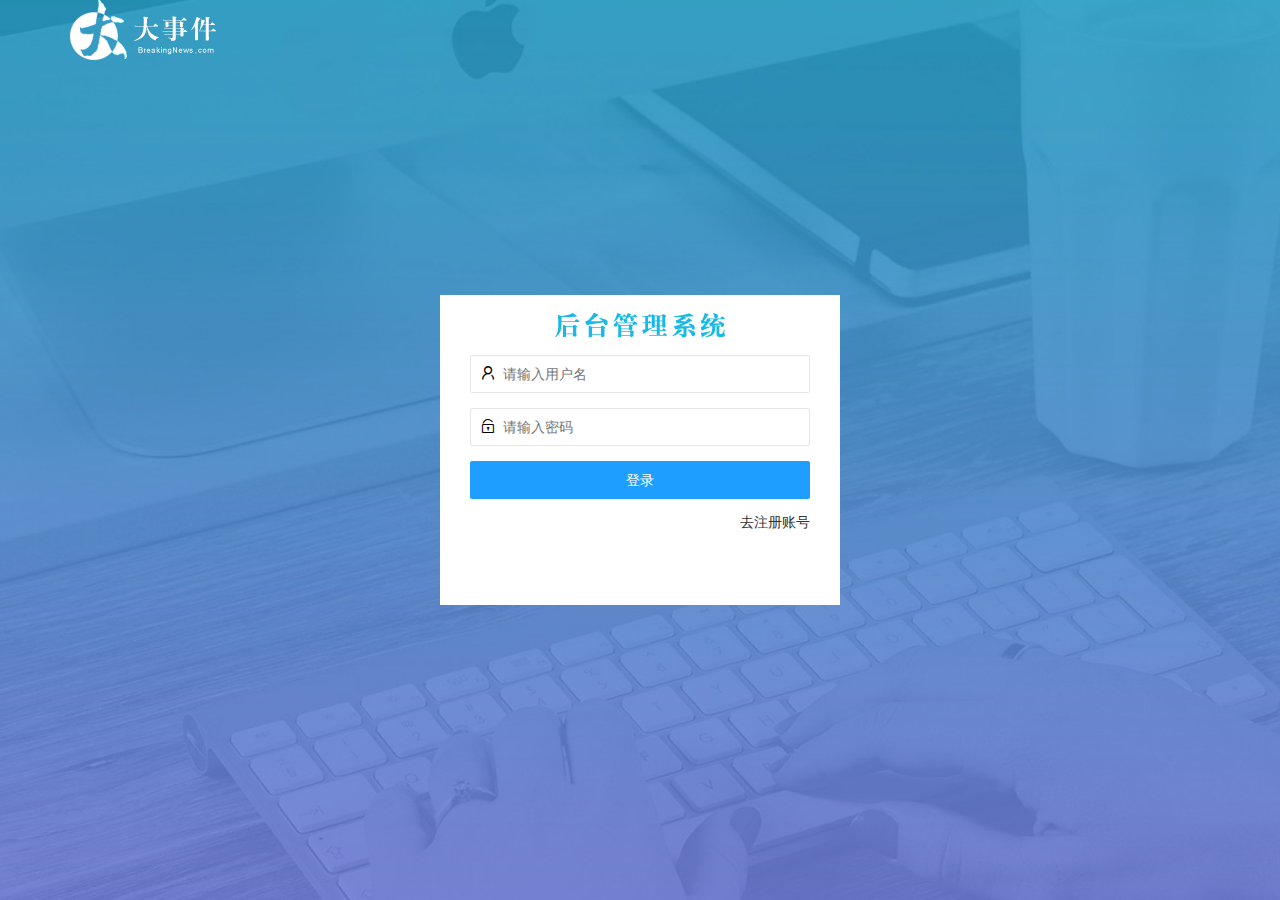
<file: login.html>
<!DOCTYPE html>
<html lang="en">
<head>
    <meta charset="UTF-8">
    <meta http-equiv="X-UA-Compatible" content="IE=edge">
    <meta name="viewport" content="width=device-width, initial-scale=1.0">
    <title>大事件-登录/注册</title>
    <!-- 引入样式表 -->
    <link rel="stylesheet" href="./assets/lib/layui/css/layui.css">
    <link rel="stylesheet" href="./assets/css/login.css">
</head>
<body>
    <!-- 头部log区域 -->
    <div class="layui-main">
        <img src="./assets/images/logo.png" alt="">
    </div>

    <!-- 登录注册区域 -->
    <div class="login">
        <div class="title"></div>
        <!-- 登录的div -->
        <div class="login-box">
            <!-- 登录页面的表单 -->
            <form class="layui-form" action="" id="form_login">
                <!-- 用户名 -->
                <div class="layui-form-item">
                    <i class="layui-icon layui-icon-username"></i> 
                    <input type="text" name="username" required  lay-verify="required" 
                    placeholder="请输入用户名" autocomplete="off" class="layui-input">
                </div>
                <!-- 密码框 -->
                <div class="layui-form-item">
                    <i class="layui-icon layui-icon-password"></i> 
                    <input type="password" name="password" required  lay-verify="required|pass" 
                    placeholder="请输入密码" autocomplete="off" class="layui-input">
                </div>
                <!-- 提交按钮 -->
                <div class="layui-form-item">
                <button class="layui-btn layui-btn-fluid  layui-btn-normal" lay-submit lay-filter="formDemo">登录</button>
                </div>
                <!-- 跳转到注册页面 -->
                <div class="layui-form-item links">
                    <a href="javascrpt:;" id="link_reg">去注册账号</a>
                </div>
                </form>
        </div>
        <!-- 注册的div -->
        <div class="reg-box">
            <!-- 登录页面的表单 -->
            <form class="layui-form" action="" id="form_r" >
                <!-- 用户名 -->
                <div class="layui-form-item">
                    <i class="layui-icon layui-icon-username"></i> 
                    <input type="text" name="username" required  lay-verify="required" 
                    placeholder="请输入用户名" autocomplete="off" class="layui-input">
                </div>
                <!-- 密码框 -->
                <div class="layui-form-item">
                    <i class="layui-icon layui-icon-password"></i> 
                    <input type="password" name="password" required  lay-verify="required|pass" 
                    placeholder="请输入密码" autocomplete="off" class="layui-input">
                </div>
                <!-- 确认密码框 -->
                <div class="layui-form-item">
                    <i class="layui-icon layui-icon-password"></i> 
                    <input type="password" name="repassword" required  lay-verify="required|pass|repass" 
                    placeholder="再次确认密码" autocomplete="off" class="layui-input">
                </div>
                <!-- 注册按钮 -->
                <div class="layui-form-item"  id="form_reg">
                <button class="layui-btn layui-btn-fluid  layui-btn-normal" lay-submit lay-filter="formDemo">注册</button>
                </div>
                <!-- 跳转到登录页面 -->
                <div class="layui-form-item links">
                    <a href="javascrpt:;" id="link_login">去登录</a>
                </div>
                </form>
        </div>
    </div>

    <!-- 导入layui脚本，jQuery，和自己的脚本 -->
    <script src="./assets/lib/layui/layui.all.js"></script>
    <script src="./assets/lib/jquery.js"></script>
    <script src="./assets/js/baseAPI.js"></script>
    <script src="./assets/js/login.js"></script>
</body>
</html>
</file>
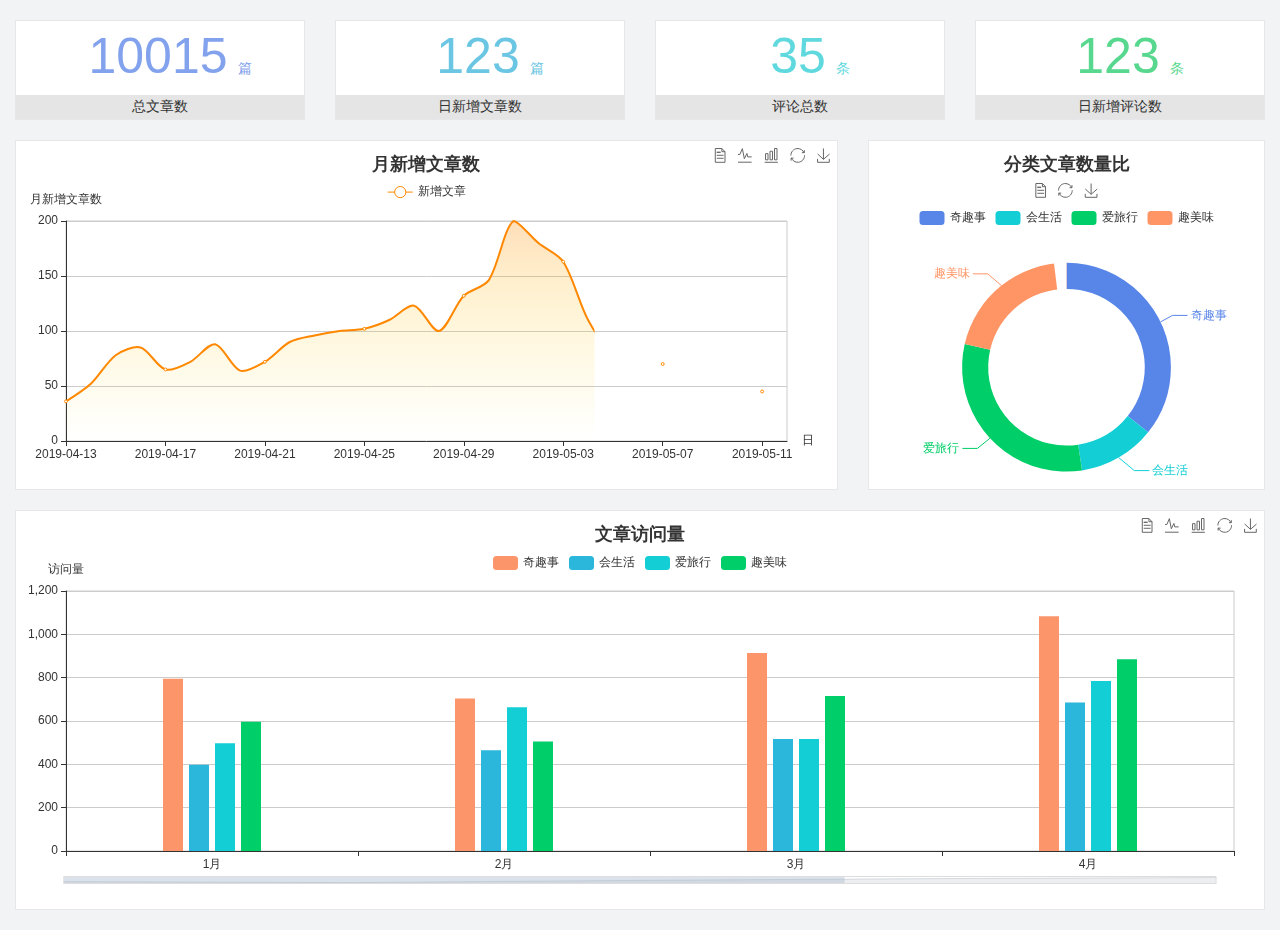
<file: home/dashboard.html>
<!DOCTYPE html>
<html lang="en">

<head>
  <meta charset="UTF-8">
  <meta name="viewport" content="width=device-width, initial-scale=1.0">
  <meta http-equiv="X-UA-Compatible" content="ie=edge">
  <title>图表统计</title>
  <link rel="stylesheet" href="../../assets/lib/bootstrap.css" />
  <link rel="stylesheet" href="../../assets/lib/main.css" />
  <script src="../../assets/lib/jquery.js"></script>
  <script type="text/javascript" src="../../assets/lib/echarts.min.js"></script>
</head>

<body>
  <div class="container-fluid">
    <div class="row spannel_list">
      <div class="col-sm-3 col-xs-6">
        <div class="spannel">
          <em>10015</em><span>篇</span>
          <b>总文章数</b>
        </div>
      </div>
      <div class="col-sm-3 col-xs-6">
        <div class="spannel scolor01">
          <em>123</em><span>篇</span>
          <b>日新增文章数</b>
        </div>
      </div>
      <div class="col-sm-3 col-xs-6">
        <div class="spannel scolor02">
          <em>35</em><span>条</span>
          <b>评论总数</b>
        </div>
      </div>
      <div class="col-sm-3 col-xs-6">
        <div class="spannel scolor03">
          <em>123</em><span>条</span>
          <b>日新增评论数</b>
        </div>
      </div>
    </div>
  </div>

  <div class="container-fluid">
    <div class="row curve-pie">
      <div class="col-lg-8 col-md-8">
        <div class="gragh_pannel" id="curve_show"></div>
      </div>
      <div class="col-lg-4 col-md-4">
        <div class="gragh_pannel" id="pie_show"></div>
      </div>
    </div>
  </div>

  <div class="container-fluid">
    <div class="column_pannel" id="column_show"></div>
  </div>

  <script>
    var oChart = echarts.init(document.getElementById('curve_show'));
    var aList_all = [
      { 'count': 36, 'date': '2019-04-13' },
      { 'count': 52, 'date': '2019-04-14' },
      { 'count': 78, 'date': '2019-04-15' },
      { 'count': 85, 'date': '2019-04-16' },
      { 'count': 65, 'date': '2019-04-17' },
      { 'count': 72, 'date': '2019-04-18' },
      { 'count': 88, 'date': '2019-04-19' },
      { 'count': 64, 'date': '2019-04-20' },
      { 'count': 72, 'date': '2019-04-21' },
      { 'count': 90, 'date': '2019-04-22' },
      { 'count': 96, 'date': '2019-04-23' },
      { 'count': 100, 'date': '2019-04-24' },
      { 'count': 102, 'date': '2019-04-25' },
      { 'count': 110, 'date': '2019-04-26' },
      { 'count': 123, 'date': '2019-04-27' },
      { 'count': 100, 'date': '2019-04-28' },
      { 'count': 132, 'date': '2019-04-29' },
      { 'count': 146, 'date': '2019-04-30' },
      { 'count': 200, 'date': '2019-05-01' },
      { 'count': 180, 'date': '2019-05-02' },
      { 'count': 163, 'date': '2019-05-03' },
      { 'count': 110, 'date': '2019-05-04' },
      { 'count': 80, 'date': '2019-05-05' },
      { 'count': 82, 'date': '2019-05-06' },
      { 'count': 70, 'date': '2019-05-07' },
      { 'count': 65, 'date': '2019-05-08' },
      { 'count': 54, 'date': '2019-05-09' },
      { 'count': 40, 'date': '2019-05-10' },
      { 'count': 45, 'date': '2019-05-11' },
      { 'count': 38, 'date': '2019-05-12' },
    ];

    let aCount = [];
    let aDate = [];

    for (var i = 0; i < aList_all.length; i++) {
      aCount.push(aList_all[i].count);
      aDate.push(aList_all[i].date);
    }

    var chartopt = {
      title: {
        text: '月新增文章数',
        left: 'center',
        top: '10'
      },
      tooltip: {
        trigger: 'axis'
      },
      legend: {
        data: ['新增文章'],
        top: '40'
      },
      toolbox: {
        show: true,
        feature: {
          mark: { show: true },
          dataView: { show: true, readOnly: false },
          magicType: { show: true, type: ['line', 'bar'] },
          restore: { show: true },
          saveAsImage: { show: true }
        }
      },
      calculable: true,
      xAxis: [
        {
          name: '日',
          type: 'category',
          boundaryGap: false,
          data: aDate
        }
      ],
      yAxis: [
        {
          name: '月新增文章数',
          type: 'value'
        }
      ],
      series: [
        {
          name: '新增文章',
          type: 'line',
          smooth: true,
          itemStyle: { normal: { areaStyle: { type: 'default' }, color: '#f80' }, lineStyle: { color: '#f80' } },
          data: aCount
        }],
      areaStyle: {
        normal: {
          color: new echarts.graphic.LinearGradient(0, 0, 0, 1, [{
            offset: 0,
            color: 'rgba(255,136,0,0.39)'
          }, {
            offset: .34,
            color: 'rgba(255,180,0,0.25)'
          }, {
            offset: 1,
            color: 'rgba(255,222,0,0.00)'
          }])

        }
      },
      grid: {
        show: true,
        x: 50,
        x2: 50,
        y: 80,
        height: 220
      }
    };

    oChart.setOption(chartopt);


    var oPie = echarts.init(document.getElementById('pie_show'));
    var oPieopt =
    {
      title: {
        top: 10,
        text: '分类文章数量比',
        x: 'center'
      },
      tooltip: {
        trigger: 'item',
        formatter: "{a} <br/>{b} : {c} ({d}%)"
      },
      color: ['#5885e8', '#13cfd5', '#00ce68', '#ff9565'],
      legend: {
        x: 'center',
        top: 65,
        data: ['奇趣事', '会生活', '爱旅行', '趣美味']
      },
      toolbox: {
        show: true,
        x: 'center',
        top: 35,
        feature: {
          mark: { show: true },
          dataView: { show: true, readOnly: false },
          magicType: {
            show: true,
            type: ['pie', 'funnel'],
            option: {
              funnel: {
                x: '25%',
                width: '50%',
                funnelAlign: 'left',
                max: 1548
              }
            }
          },
          restore: { show: true },
          saveAsImage: { show: true }
        }
      },
      calculable: true,
      series: [
        {
          name: '访问来源',
          type: 'pie',
          radius: ['45%', '60%'],
          center: ['50%', '65%'],
          data: [
            { value: 300, name: '奇趣事' },
            { value: 100, name: '会生活' },
            { value: 260, name: '爱旅行' },
            { value: 180, name: '趣美味' }
          ]
        }
      ]
    };
    oPie.setOption(oPieopt);



    var oColumn = this.echarts.init(document.getElementById('column_show'));
    var oColumnopt =
    {
      title: {
        text: '文章访问量',
        left: 'center',
        top: '10'
      },
      tooltip: {
        trigger: 'axis'
      },
      legend: {
        data: ['奇趣事', '会生活', '爱旅行', '趣美味'],
        top: '40'
      },
      toolbox: {
        show: true,
        feature: {
          mark: { show: true },
          dataView: { show: true, readOnly: false },
          magicType: { show: true, type: ['line', 'bar'] },
          restore: { show: true },
          saveAsImage: { show: true }
        }
      },
      calculable: true,
      xAxis: [
        {
          type: 'category',
          data: ['1月', '2月', '3月', '4月', '5月']
        }
      ],
      yAxis: [
        {
          name: '访问量',
          type: 'value'
        }
      ],
      series: [
        {
          name: '奇趣事',
          type: 'bar',
          barWidth: 20,
          itemStyle: {
            normal: { areaStyle: { type: 'default' }, color: '#fd956a' }
          },
          data: [800, 708, 920, 1090, 1200]
        },
        {
          name: '会生活',
          type: 'bar',
          barWidth: 20,
          itemStyle: {
            normal: { areaStyle: { type: 'default' }, color: '#2bb6db' }
          },
          data: [400, 468, 520, 690, 800]
        },
        {
          name: '爱旅行',
          type: 'bar',
          barWidth: 20,
          itemStyle: {
            normal: { areaStyle: { type: 'default' }, color: '#13cfd5' }
          },
          data: [500, 668, 520, 790, 900]
        },
        {
          name: '趣美味',
          type: 'bar',
          barWidth: 20,
          itemStyle: {
            normal: { areaStyle: { type: 'default' }, color: '#00ce68' }
          },
          data: [600, 508, 720, 890, 1000]
        }
      ],
      grid: {
        show: true,
        x: 50,
        x2: 30,
        y: 80,
        height: 260
      },
      dataZoom: [//给x轴设置滚动条
        {
          start: 0,//默认为0
          end: 100 - 1000 / 31,//默认为100
          type: 'slider',
          show: true,
          xAxisIndex: [0],
          handleSize: 0,//滑动条的 左右2个滑动条的大小
          height: 8,//组件高度
          left: 45, //左边的距离
          right: 50,//右边的距离
          bottom: 26,//右边的距离
          handleColor: '#ddd',//h滑动图标的颜色
          handleStyle: {
            borderColor: "#cacaca",
            borderWidth: "1",
            shadowBlur: 2,
            background: "#ddd",
            shadowColor: "#ddd",
          }
        }]
    };
    oColumn.setOption(oColumnopt);
  </script>
</body>

</html>
</file>
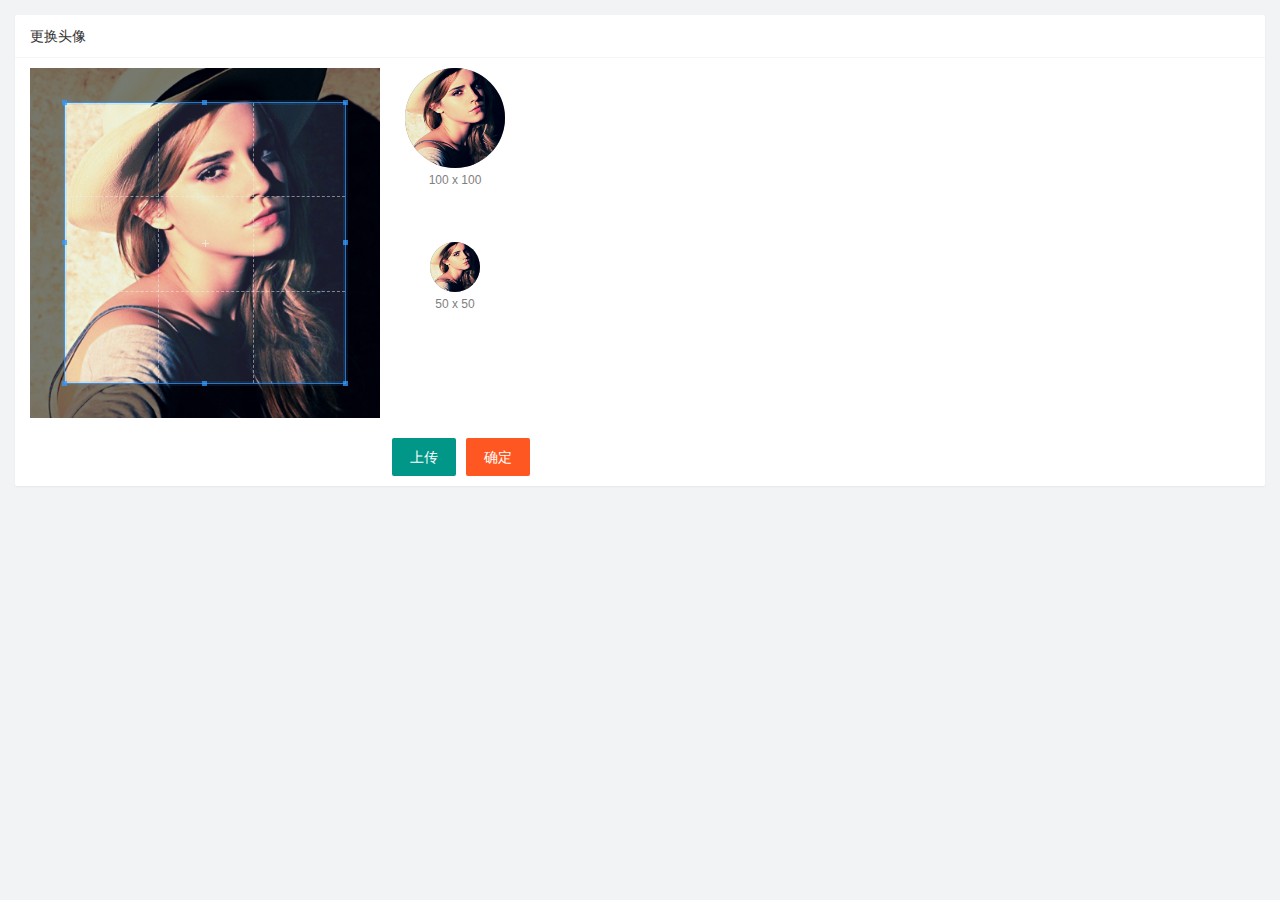
<file: user/useravatar.html>
<!DOCTYPE html>
<html lang="en">
<head>
    <meta charset="UTF-8">
    <meta http-equiv="X-UA-Compatible" content="IE=edge">
    <meta name="viewport" content="width=device-width, initial-scale=1.0">
    <title>Document</title>
    <!-- 导入样式表 -->
    <link rel="stylesheet" href="../assets/lib/layui/css/layui.css">
    <link rel="stylesheet" href="/assets/lib/cropper/cropper.css" />
    <link rel="stylesheet" href="../assets/css/user/useravatar.css">
</head>
<body>
    <div class="layui-card">
        <div class="layui-card-header">更换头像</div>
        <div class="layui-card-body">

        <!-- 第一行的图片裁剪和预览区域 -->
        <div class="row1">
            <!-- 图片裁剪区域 -->
            <div class="cropper-box">
            <!-- 这个 img 标签很重要，将来会把它初始化为裁剪区域 -->
            <img id="image" src="/assets/images/sample.jpg" />
            </div>
            <!-- 图片的预览区域 -->
            <div class="preview-box">
            <div>
                <!-- 宽高为 100px 的预览区域 -->
                <div class="img-preview w100"></div>
                <p class="size">100 x 100</p>
            </div>
            <div>
                <!-- 宽高为 50px 的预览区域 -->
                <div class="img-preview w50"></div>
                <p class="size">50 x 50</p>
            </div>
            </div>
        </div>

        <!-- 第二行的按钮区域 -->
        <div class="row2">
            <input type="file" id="file" accept="image/png,image/jpeg">
            <button type="button" class="layui-btn" id="btnChooseImg">上传</button>
            <button type="button" class="layui-btn layui-btn-danger" id="btnSubmit">确定</button>
        </div>


</div>
</div>





    <!-- 导入相关的js文件 -->
    <script src="../assets/lib/layui/layui.all.js"></script>

    <!-- cropper插件有关 -->
    <script src="/assets/lib/jquery.js"></script>
    <script src="/assets/lib/cropper/Cropper.js"></script>
    <script src="/assets/lib/cropper/jquery-cropper.js"></script>

    <script src="../assets/js/baseAPI.js"></script>
    <script src="../assets/js/user/useravatar.js"></script>
</body>
</html>
</file>
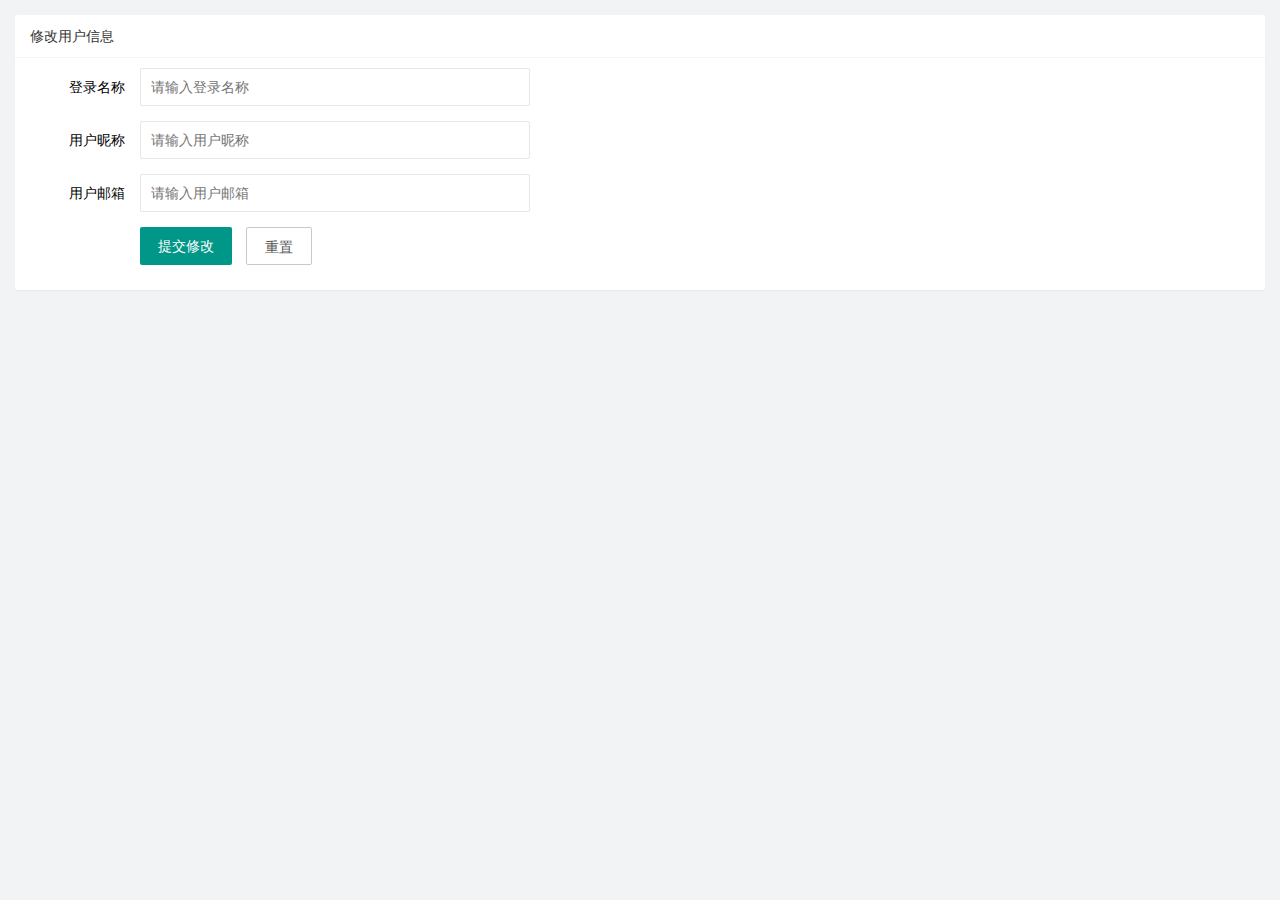
<file: user/userinfo.html>
<!DOCTYPE html>
<html lang="en">
<head>
    <meta charset="UTF-8">
    <meta http-equiv="X-UA-Compatible" content="IE=edge">
    <meta name="viewport" content="width=device-width, initial-scale=1.0">
    <title>Document</title>

    <!-- 导入layui的样式表 -->
    <link rel="stylesheet" href="../assets/lib/layui/css/layui.css">
    <!-- 导入自己的样式表 -->
    <link rel="stylesheet" href="../assets/css/user/userinfo.css">
</head>
<body>
  <!-- 表单区域 -->
    <div class="layui-card">
        <div class="layui-card-header">修改用户信息</div>
        <div class="layui-card-body">
          <form class="layui-form" lay-filter="forUserInfo">
            <!-- 隐藏域用来得到用户的id -->
            <input type="hidden" name="id" value="">
            <!-- 三个输入框 -->
            <div class="layui-form-item">
              <label class="layui-form-label">登录名称</label>
              <div class="layui-input-block">
                <input type="text" name="username" required  lay-verify="required"
                 placeholder="请输入登录名称" autocomplete="off" class="layui-input" readonly>
              </div>
            </div>
            <div class="layui-form-item">
              <label class="layui-form-label">用户昵称</label>
              <div class="layui-input-block">
                <input type="text" name="nickname" required  lay-verify="required|nickname" 
                placeholder="请输入用户昵称" autocomplete="off" class="layui-input">
              </div>
            </div>
            <div class="layui-form-item">
              <label class="layui-form-label">用户邮箱</label>
              <div class="layui-input-block">
                <input type="text" name="email" required  lay-verify="required|email" 
                placeholder="请输入用户邮箱" autocomplete="off" class="layui-input">
              </div>
            </div>



          <!-- 提交和重置部分 -->
          <div class="layui-form-item">
            <div class="layui-input-block">
              <button class="layui-btn" lay-submit lay-filter="formDemo" id="btnSubmit">提交修改</button>
              <button type="reset" class="layui-btn layui-btn-primary" id="btnReset">重置</button>
            </div>
          </div>
          </form>
      </div>
    </div>

<!-- 导入layui的js文件 -->
<script src="../assets/lib/layui/layui.all.js"></script>
<!-- 导入jQuery -->
<script src="../assets/lib/jquery.js"></script>
<!-- 导入baseApi -->
<script src="../assets/js/baseAPI.js"></script>
<!-- 导入自己的js文件 -->
<script src="../assets/js/user/userinfo.js"></script>
</body>
</html>
</file>
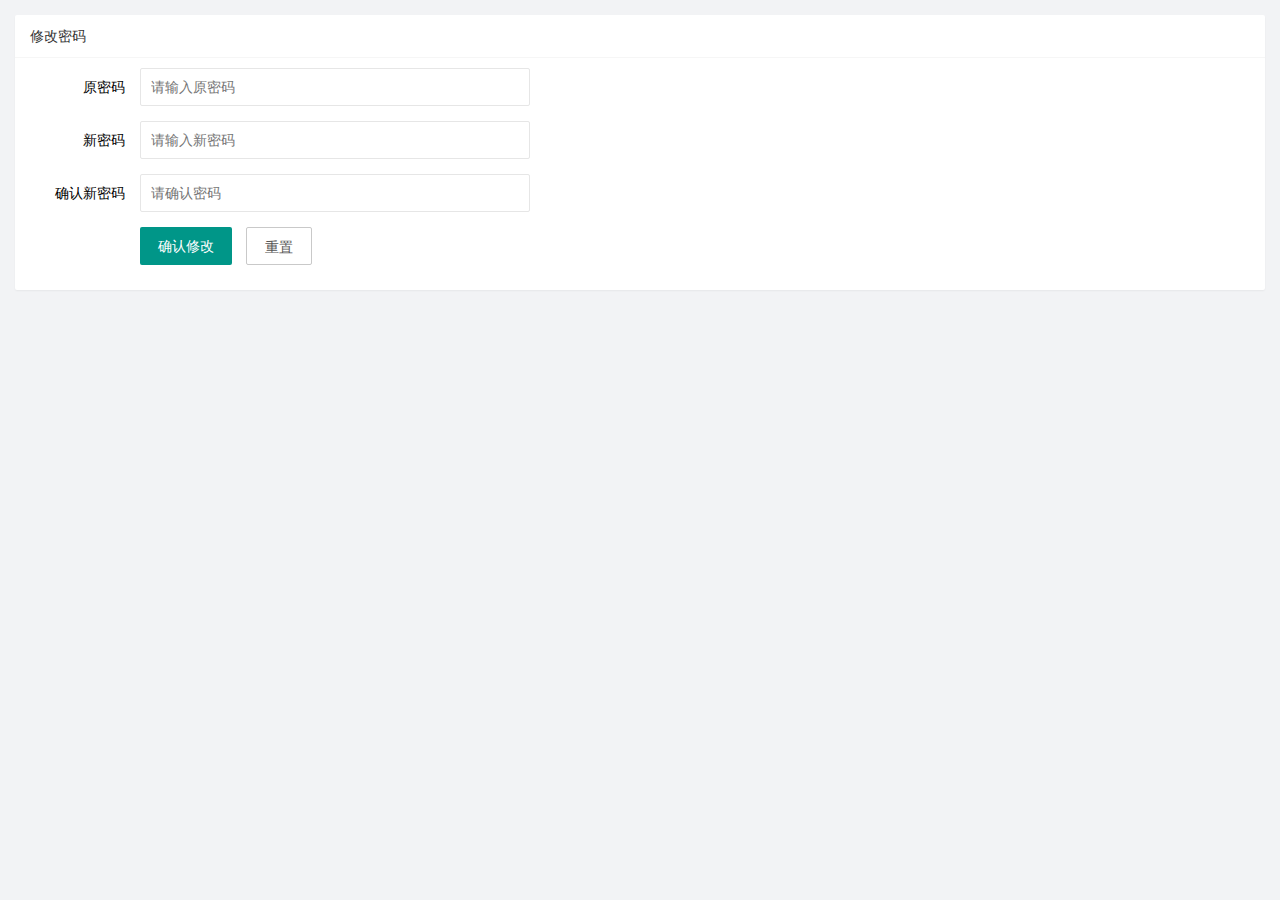
<file: user/userpwd.html>
<!DOCTYPE html>
<html lang="en">
<head>
    <meta charset="UTF-8">
    <meta http-equiv="X-UA-Compatible" content="IE=edge">
    <meta name="viewport" content="width=device-width, initial-scale=1.0">
    <title>Document</title>
    <!-- 导入样式表 -->
    <link rel="stylesheet" href="../assets/lib/layui/css/layui.css">
    <link rel="stylesheet" href="../assets/css/user/userpwd.css">
</head>
<body>
    <div class="layui-card">
      <div class="layui-card-header">修改密码</div>
      <div class="layui-card-body">
          <!-- 表单区域 -->
        <form class="layui-form" action="">
            <!-- 三个输入框 -->
            <div class="layui-form-item">
              <label class="layui-form-label">原密码</label>
              <div class="layui-input-block">
                <input type="text" name="oldPwd" required  lay-verify="required|pass" 
                placeholder="请输入原密码" autocomplete="off" class="layui-input">
              </div>
            </div>

            <div class="layui-form-item">
                <label class="layui-form-label">新密码</label>
                <div class="layui-input-block">
                  <input type="text" name="newPwd" required  lay-verify="required|pass|samepwd" 
                  placeholder="请输入新密码" autocomplete="off" class="layui-input">
                </div>
              </div>

              <div class="layui-form-item">
                <label class="layui-form-label">确认新密码</label>
                <div class="layui-input-block">
                  <input type="text" name="repwd" required  lay-verify="required|pass|repwd" 
                  placeholder="请确认密码" autocomplete="off" class="layui-input">
                </div>
              </div>

              <!-- 重置和提交部分 -->
              <div class="layui-form-item">
                <div class="layui-input-block">
                  <button class="layui-btn" lay-submit lay-filter="formDemo">确认修改</button>
                  <button type="reset" class="layui-btn layui-btn-primary">重置</button>
                </div>
              </div>
      </div>
    </div>

<!-- 导入一堆js文件 -->
<script src="../assets/lib/layui/layui.all.js"></script>
<script src="../assets/lib/jquery.js"></script>
<script src="../assets/js/baseAPI.js"></script>
<script src="../assets/js/user/userpwd.js"></script>
</body>
</html>
</file>
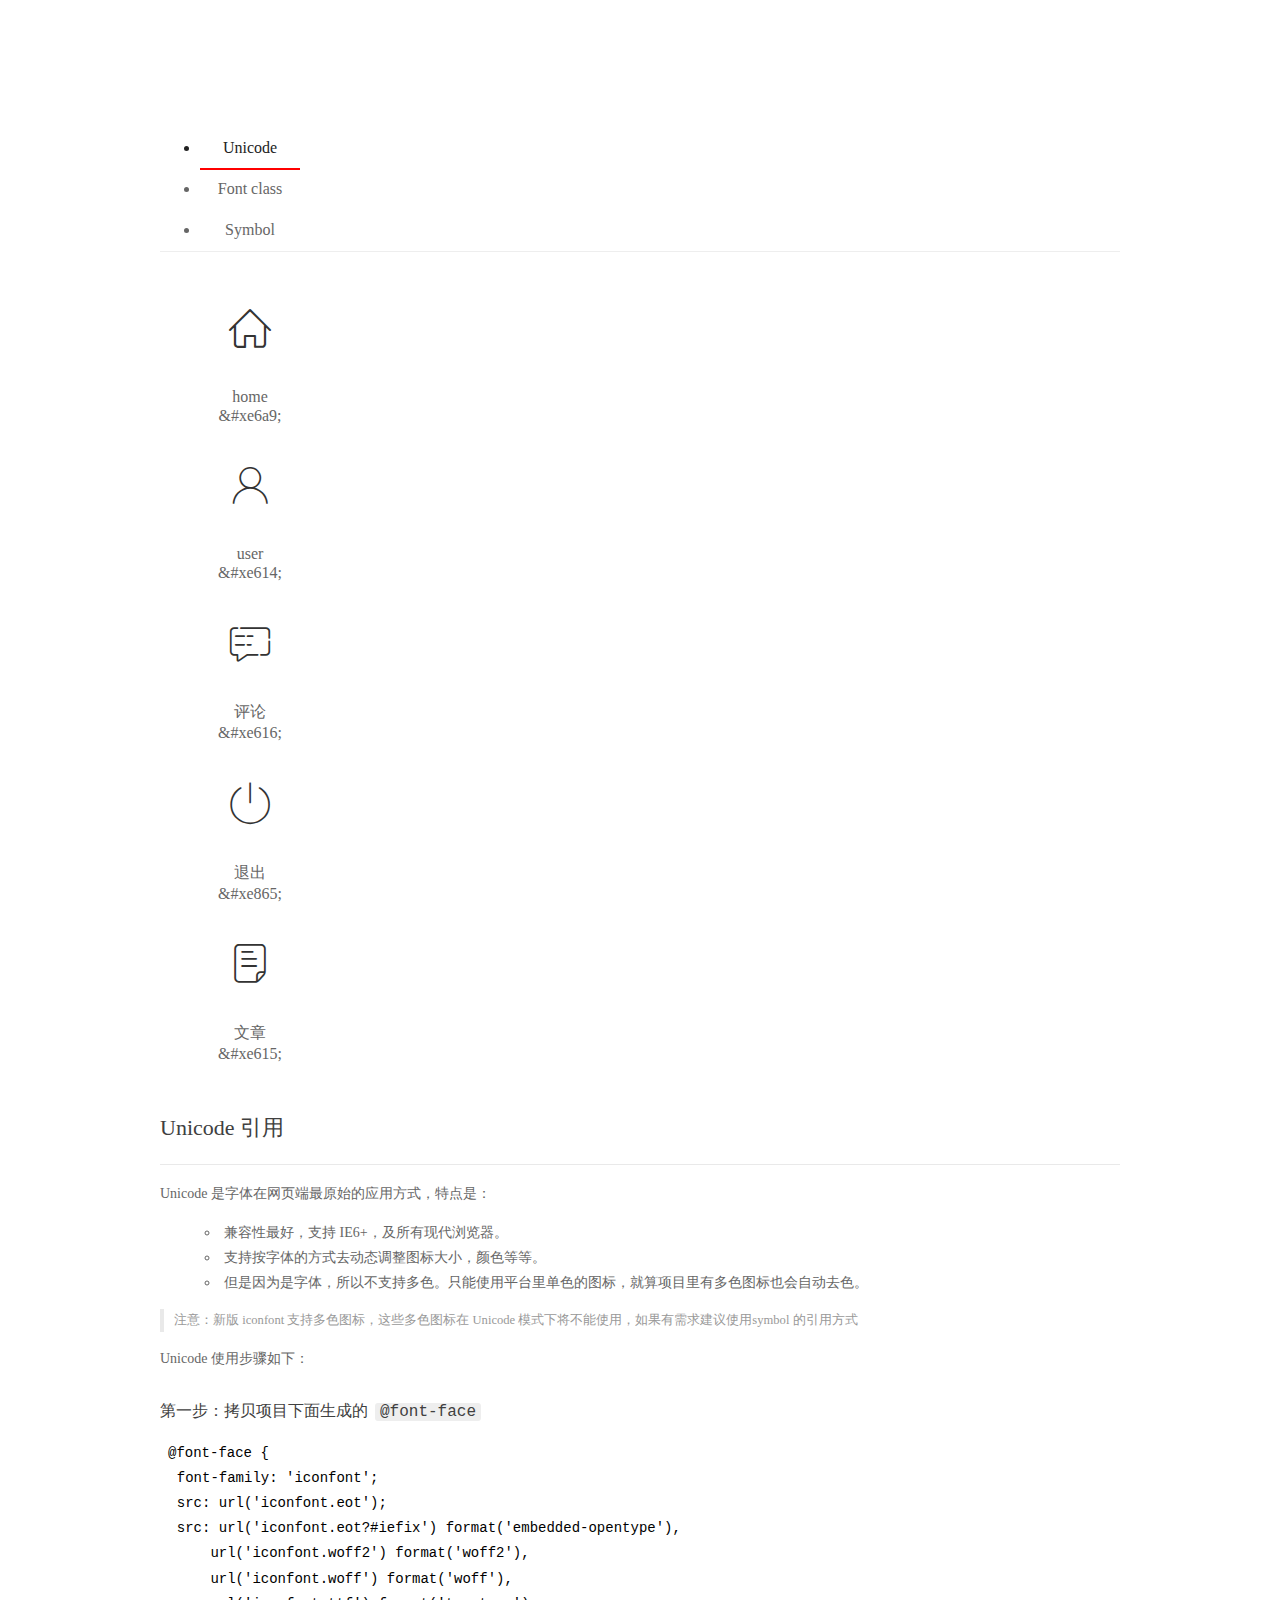
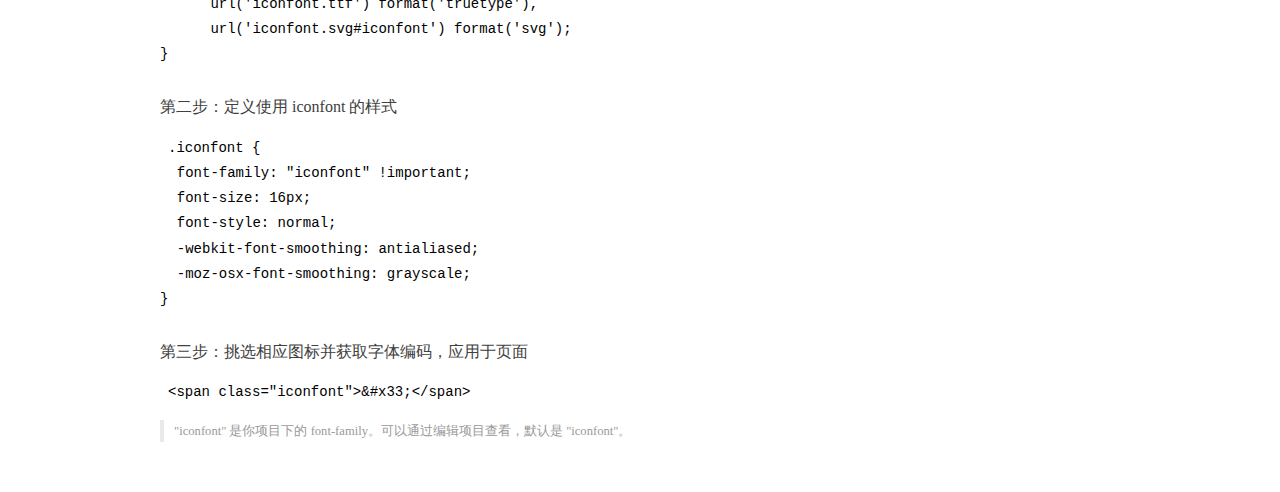
<file: assets/fonts/demo_index.html>
<!DOCTYPE html>
<html>
<head>
  <meta charset="utf-8"/>
  <title>IconFont Demo</title>
  <link rel="shortcut icon" href="https://gtms04.alicdn.com/tps/i4/TB1_oz6GVXXXXaFXpXXJDFnIXXX-64-64.ico" type="image/x-icon"/>
  <link rel="stylesheet" href="https://g.alicdn.com/thx/cube/1.3.2/cube.min.css">
  <link rel="stylesheet" href="demo.css">
  <link rel="stylesheet" href="iconfont.css">
  <script src="iconfont.js"></script>
  <!-- jQuery -->
  <script src="https://a1.alicdn.com/oss/uploads/2018/12/26/7bfddb60-08e8-11e9-9b04-53e73bb6408b.js"></script>
  <!-- 代码高亮 -->
  <script src="https://a1.alicdn.com/oss/uploads/2018/12/26/a3f714d0-08e6-11e9-8a15-ebf944d7534c.js"></script>
</head>
<body>
  <div class="main">
    <h1 class="logo"><a href="https://www.iconfont.cn/" title="iconfont 首页" target="_blank">&#xe86b;</a></h1>
    <div class="nav-tabs">
      <ul id="tabs" class="dib-box">
        <li class="dib active"><span>Unicode</span></li>
        <li class="dib"><span>Font class</span></li>
        <li class="dib"><span>Symbol</span></li>
      </ul>
      
    </div>
    <div class="tab-container">
      <div class="content unicode" style="display: block;">
          <ul class="icon_lists dib-box">
          
            <li class="dib">
              <span class="icon iconfont">&#xe6a9;</span>
                <div class="name">home</div>
                <div class="code-name">&amp;#xe6a9;</div>
              </li>
          
            <li class="dib">
              <span class="icon iconfont">&#xe614;</span>
                <div class="name">user</div>
                <div class="code-name">&amp;#xe614;</div>
              </li>
          
            <li class="dib">
              <span class="icon iconfont">&#xe616;</span>
                <div class="name">评论</div>
                <div class="code-name">&amp;#xe616;</div>
              </li>
          
            <li class="dib">
              <span class="icon iconfont">&#xe865;</span>
                <div class="name">退出</div>
                <div class="code-name">&amp;#xe865;</div>
              </li>
          
            <li class="dib">
              <span class="icon iconfont">&#xe615;</span>
                <div class="name">文章</div>
                <div class="code-name">&amp;#xe615;</div>
              </li>
          
          </ul>
          <div class="article markdown">
          <h2 id="unicode-">Unicode 引用</h2>
          <hr>

          <p>Unicode 是字体在网页端最原始的应用方式，特点是：</p>
          <ul>
            <li>兼容性最好，支持 IE6+，及所有现代浏览器。</li>
            <li>支持按字体的方式去动态调整图标大小，颜色等等。</li>
            <li>但是因为是字体，所以不支持多色。只能使用平台里单色的图标，就算项目里有多色图标也会自动去色。</li>
          </ul>
          <blockquote>
            <p>注意：新版 iconfont 支持多色图标，这些多色图标在 Unicode 模式下将不能使用，如果有需求建议使用symbol 的引用方式</p>
          </blockquote>
          <p>Unicode 使用步骤如下：</p>
          <h3 id="-font-face">第一步：拷贝项目下面生成的 <code>@font-face</code></h3>
<pre><code class="language-css"
>@font-face {
  font-family: 'iconfont';
  src: url('iconfont.eot');
  src: url('iconfont.eot?#iefix') format('embedded-opentype'),
      url('iconfont.woff2') format('woff2'),
      url('iconfont.woff') format('woff'),
      url('iconfont.ttf') format('truetype'),
      url('iconfont.svg#iconfont') format('svg');
}
</code></pre>
          <h3 id="-iconfont-">第二步：定义使用 iconfont 的样式</h3>
<pre><code class="language-css"
>.iconfont {
  font-family: "iconfont" !important;
  font-size: 16px;
  font-style: normal;
  -webkit-font-smoothing: antialiased;
  -moz-osx-font-smoothing: grayscale;
}
</code></pre>
          <h3 id="-">第三步：挑选相应图标并获取字体编码，应用于页面</h3>
<pre>
<code class="language-html"
>&lt;span class="iconfont"&gt;&amp;#x33;&lt;/span&gt;
</code></pre>
          <blockquote>
            <p>"iconfont" 是你项目下的 font-family。可以通过编辑项目查看，默认是 "iconfont"。</p>
          </blockquote>
          </div>
      </div>
      <div class="content font-class">
        <ul class="icon_lists dib-box">
          
          <li class="dib">
            <span class="icon iconfont icon-home"></span>
            <div class="name">
              home
            </div>
            <div class="code-name">.icon-home
            </div>
          </li>
          
          <li class="dib">
            <span class="icon iconfont icon-user"></span>
            <div class="name">
              user
            </div>
            <div class="code-name">.icon-user
            </div>
          </li>
          
          <li class="dib">
            <span class="icon iconfont icon-pinglun"></span>
            <div class="name">
              评论
            </div>
            <div class="code-name">.icon-pinglun
            </div>
          </li>
          
          <li class="dib">
            <span class="icon iconfont icon-tuichu"></span>
            <div class="name">
              退出
            </div>
            <div class="code-name">.icon-tuichu
            </div>
          </li>
          
          <li class="dib">
            <span class="icon iconfont icon-16"></span>
            <div class="name">
              文章
            </div>
            <div class="code-name">.icon-16
            </div>
          </li>
          
        </ul>
        <div class="article markdown">
        <h2 id="font-class-">font-class 引用</h2>
        <hr>

        <p>font-class 是 Unicode 使用方式的一种变种，主要是解决 Unicode 书写不直观，语意不明确的问题。</p>
        <p>与 Unicode 使用方式相比，具有如下特点：</p>
        <ul>
          <li>兼容性良好，支持 IE8+，及所有现代浏览器。</li>
          <li>相比于 Unicode 语意明确，书写更直观。可以很容易分辨这个 icon 是什么。</li>
          <li>因为使用 class 来定义图标，所以当要替换图标时，只需要修改 class 里面的 Unicode 引用。</li>
          <li>不过因为本质上还是使用的字体，所以多色图标还是不支持的。</li>
        </ul>
        <p>使用步骤如下：</p>
        <h3 id="-fontclass-">第一步：引入项目下面生成的 fontclass 代码：</h3>
<pre><code class="language-html">&lt;link rel="stylesheet" href="./iconfont.css"&gt;
</code></pre>
        <h3 id="-">第二步：挑选相应图标并获取类名，应用于页面：</h3>
<pre><code class="language-html">&lt;span class="iconfont icon-xxx"&gt;&lt;/span&gt;
</code></pre>
        <blockquote>
          <p>"
            iconfont" 是你项目下的 font-family。可以通过编辑项目查看，默认是 "iconfont"。</p>
        </blockquote>
      </div>
      </div>
      <div class="content symbol">
          <ul class="icon_lists dib-box">
          
            <li class="dib">
                <svg class="icon svg-icon" aria-hidden="true">
                  <use xlink:href="#icon-home"></use>
                </svg>
                <div class="name">home</div>
                <div class="code-name">#icon-home</div>
            </li>
          
            <li class="dib">
                <svg class="icon svg-icon" aria-hidden="true">
                  <use xlink:href="#icon-user"></use>
                </svg>
                <div class="name">user</div>
                <div class="code-name">#icon-user</div>
            </li>
          
            <li class="dib">
                <svg class="icon svg-icon" aria-hidden="true">
                  <use xlink:href="#icon-pinglun"></use>
                </svg>
                <div class="name">评论</div>
                <div class="code-name">#icon-pinglun</div>
            </li>
          
            <li class="dib">
                <svg class="icon svg-icon" aria-hidden="true">
                  <use xlink:href="#icon-tuichu"></use>
                </svg>
                <div class="name">退出</div>
                <div class="code-name">#icon-tuichu</div>
            </li>
          
            <li class="dib">
                <svg class="icon svg-icon" aria-hidden="true">
                  <use xlink:href="#icon-16"></use>
                </svg>
                <div class="name">文章</div>
                <div class="code-name">#icon-16</div>
            </li>
          
          </ul>
          <div class="article markdown">
          <h2 id="symbol-">Symbol 引用</h2>
          <hr>

          <p>这是一种全新的使用方式，应该说这才是未来的主流，也是平台目前推荐的用法。相关介绍可以参考这篇<a href="">文章</a>
            这种用法其实是做了一个 SVG 的集合，与另外两种相比具有如下特点：</p>
          <ul>
            <li>支持多色图标了，不再受单色限制。</li>
            <li>通过一些技巧，支持像字体那样，通过 <code>font-size</code>, <code>color</code> 来调整样式。</li>
            <li>兼容性较差，支持 IE9+，及现代浏览器。</li>
            <li>浏览器渲染 SVG 的性能一般，还不如 png。</li>
          </ul>
          <p>使用步骤如下：</p>
          <h3 id="-symbol-">第一步：引入项目下面生成的 symbol 代码：</h3>
<pre><code class="language-html">&lt;script src="./iconfont.js"&gt;&lt;/script&gt;
</code></pre>
          <h3 id="-css-">第二步：加入通用 CSS 代码（引入一次就行）：</h3>
<pre><code class="language-html">&lt;style&gt;
.icon {
  width: 1em;
  height: 1em;
  vertical-align: -0.15em;
  fill: currentColor;
  overflow: hidden;
}
&lt;/style&gt;
</code></pre>
          <h3 id="-">第三步：挑选相应图标并获取类名，应用于页面：</h3>
<pre><code class="language-html">&lt;svg class="icon" aria-hidden="true"&gt;
  &lt;use xlink:href="#icon-xxx"&gt;&lt;/use&gt;
&lt;/svg&gt;
</code></pre>
          </div>
      </div>

    </div>
  </div>
  <script>
  $(document).ready(function () {
      $('.tab-container .content:first').show()

      $('#tabs li').click(function (e) {
        var tabContent = $('.tab-container .content')
        var index = $(this).index()

        if ($(this).hasClass('active')) {
          return
        } else {
          $('#tabs li').removeClass('active')
          $(this).addClass('active')

          tabContent.hide().eq(index).fadeIn()
        }
      })
    })
  </script>
</body>
</html>
</file>
<file: assets/lib/layui/css/layui.css>
/** layui-v2.5.5 MIT License By https://www.layui.com */
 .layui-inline,img{display:inline-block;vertical-align:middle}h1,h2,h3,h4,h5,h6{font-weight:400}.layui-edge,.layui-header,.layui-inline,.layui-main{position:relative}.layui-body,.layui-edge,.layui-elip{overflow:hidden}.layui-btn,.layui-edge,.layui-inline,img{vertical-align:middle}.layui-btn,.layui-disabled,.layui-icon,.layui-unselect{-moz-user-select:none;-webkit-user-select:none;-ms-user-select:none}.layui-elip,.layui-form-checkbox span,.layui-form-pane .layui-form-label{text-overflow:ellipsis;white-space:nowrap}.layui-breadcrumb,.layui-tree-btnGroup{visibility:hidden}blockquote,body,button,dd,div,dl,dt,form,h1,h2,h3,h4,h5,h6,input,li,ol,p,pre,td,textarea,th,ul{margin:0;padding:0;-webkit-tap-highlight-color:rgba(0,0,0,0)}a:active,a:hover{outline:0}img{border:none}li{list-style:none}table{border-collapse:collapse;border-spacing:0}h4,h5,h6{font-size:100%}button,input,optgroup,option,select,textarea{font-family:inherit;font-size:inherit;font-style:inherit;font-weight:inherit;outline:0}pre{white-space:pre-wrap;white-space:-moz-pre-wrap;white-space:-pre-wrap;white-space:-o-pre-wrap;word-wrap:break-word}body{line-height:24px;font:14px Helvetica Neue,Helvetica,PingFang SC,Tahoma,Arial,sans-serif}hr{height:1px;margin:10px 0;border:0;clear:both}a{color:#333;text-decoration:none}a:hover{color:#777}a cite{font-style:normal;*cursor:pointer}.layui-border-box,.layui-border-box *{box-sizing:border-box}.layui-box,.layui-box *{box-sizing:content-box}.layui-clear{clear:both;*zoom:1}.layui-clear:after{content:'\20';clear:both;*zoom:1;display:block;height:0}.layui-inline{*display:inline;*zoom:1}.layui-edge{display:inline-block;width:0;height:0;border-width:6px;border-style:dashed;border-color:transparent}.layui-edge-top{top:-4px;border-bottom-color:#999;border-bottom-style:solid}.layui-edge-right{border-left-color:#999;border-left-style:solid}.layui-edge-bottom{top:2px;border-top-color:#999;border-top-style:solid}.layui-edge-left{border-right-color:#999;border-right-style:solid}.layui-disabled,.layui-disabled:hover{color:#d2d2d2!important;cursor:not-allowed!important}.layui-circle{border-radius:100%}.layui-show{display:block!important}.layui-hide{display:none!important}@font-face{font-family:layui-icon;src:url(../font/iconfont.eot?v=250);src:url(../font/iconfont.eot?v=250#iefix) format('embedded-opentype'),url(../font/iconfont.woff2?v=250) format('woff2'),url(../font/iconfont.woff?v=250) format('woff'),url(../font/iconfont.ttf?v=250) format('truetype'),url(../font/iconfont.svg?v=250#layui-icon) format('svg')}.layui-icon{font-family:layui-icon!important;font-size:16px;font-style:normal;-webkit-font-smoothing:antialiased;-moz-osx-font-smoothing:grayscale}.layui-icon-reply-fill:before{content:"\e611"}.layui-icon-set-fill:before{content:"\e614"}.layui-icon-menu-fill:before{content:"\e60f"}.layui-icon-search:before{content:"\e615"}.layui-icon-share:before{content:"\e641"}.layui-icon-set-sm:before{content:"\e620"}.layui-icon-engine:before{content:"\e628"}.layui-icon-close:before{content:"\1006"}.layui-icon-close-fill:before{content:"\1007"}.layui-icon-chart-screen:before{content:"\e629"}.layui-icon-star:before{content:"\e600"}.layui-icon-circle-dot:before{content:"\e617"}.layui-icon-chat:before{content:"\e606"}.layui-icon-release:before{content:"\e609"}.layui-icon-list:before{content:"\e60a"}.layui-icon-chart:before{content:"\e62c"}.layui-icon-ok-circle:before{content:"\1005"}.layui-icon-layim-theme:before{content:"\e61b"}.layui-icon-table:before{content:"\e62d"}.layui-icon-right:before{content:"\e602"}.layui-icon-left:before{content:"\e603"}.layui-icon-cart-simple:before{content:"\e698"}.layui-icon-face-cry:before{content:"\e69c"}.layui-icon-face-smile:before{content:"\e6af"}.layui-icon-survey:before{content:"\e6b2"}.layui-icon-tree:before{content:"\e62e"}.layui-icon-upload-circle:before{content:"\e62f"}.layui-icon-add-circle:before{content:"\e61f"}.layui-icon-download-circle:before{content:"\e601"}.layui-icon-templeate-1:before{content:"\e630"}.layui-icon-util:before{content:"\e631"}.layui-icon-face-surprised:before{content:"\e664"}.layui-icon-edit:before{content:"\e642"}.layui-icon-speaker:before{content:"\e645"}.layui-icon-down:before{content:"\e61a"}.layui-icon-file:before{content:"\e621"}.layui-icon-layouts:before{content:"\e632"}.layui-icon-rate-half:before{content:"\e6c9"}.layui-icon-add-circle-fine:before{content:"\e608"}.layui-icon-prev-circle:before{content:"\e633"}.layui-icon-read:before{content:"\e705"}.layui-icon-404:before{content:"\e61c"}.layui-icon-carousel:before{content:"\e634"}.layui-icon-help:before{content:"\e607"}.layui-icon-code-circle:before{content:"\e635"}.layui-icon-water:before{content:"\e636"}.layui-icon-username:before{content:"\e66f"}.layui-icon-find-fill:before{content:"\e670"}.layui-icon-about:before{content:"\e60b"}.layui-icon-location:before{content:"\e715"}.layui-icon-up:before{content:"\e619"}.layui-icon-pause:before{content:"\e651"}.layui-icon-date:before{content:"\e637"}.layui-icon-layim-uploadfile:before{content:"\e61d"}.layui-icon-delete:before{content:"\e640"}.layui-icon-play:before{content:"\e652"}.layui-icon-top:before{content:"\e604"}.layui-icon-friends:before{content:"\e612"}.layui-icon-refresh-3:before{content:"\e9aa"}.layui-icon-ok:before{content:"\e605"}.layui-icon-layer:before{content:"\e638"}.layui-icon-face-smile-fine:before{content:"\e60c"}.layui-icon-dollar:before{content:"\e659"}.layui-icon-group:before{content:"\e613"}.layui-icon-layim-download:before{content:"\e61e"}.layui-icon-picture-fine:before{content:"\e60d"}.layui-icon-link:before{content:"\e64c"}.layui-icon-diamond:before{content:"\e735"}.layui-icon-log:before{content:"\e60e"}.layui-icon-rate-solid:before{content:"\e67a"}.layui-icon-fonts-del:before{content:"\e64f"}.layui-icon-unlink:before{content:"\e64d"}.layui-icon-fonts-clear:before{content:"\e639"}.layui-icon-triangle-r:before{content:"\e623"}.layui-icon-circle:before{content:"\e63f"}.layui-icon-radio:before{content:"\e643"}.layui-icon-align-center:before{content:"\e647"}.layui-icon-align-right:before{content:"\e648"}.layui-icon-align-left:before{content:"\e649"}.layui-icon-loading-1:before{content:"\e63e"}.layui-icon-return:before{content:"\e65c"}.layui-icon-fonts-strong:before{content:"\e62b"}.layui-icon-upload:before{content:"\e67c"}.layui-icon-dialogue:before{content:"\e63a"}.layui-icon-video:before{content:"\e6ed"}.layui-icon-headset:before{content:"\e6fc"}.layui-icon-cellphone-fine:before{content:"\e63b"}.layui-icon-add-1:before{content:"\e654"}.layui-icon-face-smile-b:before{content:"\e650"}.layui-icon-fonts-html:before{content:"\e64b"}.layui-icon-form:before{content:"\e63c"}.layui-icon-cart:before{content:"\e657"}.layui-icon-camera-fill:before{content:"\e65d"}.layui-icon-tabs:before{content:"\e62a"}.layui-icon-fonts-code:before{content:"\e64e"}.layui-icon-fire:before{content:"\e756"}.layui-icon-set:before{content:"\e716"}.layui-icon-fonts-u:before{content:"\e646"}.layui-icon-triangle-d:before{content:"\e625"}.layui-icon-tips:before{content:"\e702"}.layui-icon-picture:before{content:"\e64a"}.layui-icon-more-vertical:before{content:"\e671"}.layui-icon-flag:before{content:"\e66c"}.layui-icon-loading:before{content:"\e63d"}.layui-icon-fonts-i:before{content:"\e644"}.layui-icon-refresh-1:before{content:"\e666"}.layui-icon-rmb:before{content:"\e65e"}.layui-icon-home:before{content:"\e68e"}.layui-icon-user:before{content:"\e770"}.layui-icon-notice:before{content:"\e667"}.layui-icon-login-weibo:before{content:"\e675"}.layui-icon-voice:before{content:"\e688"}.layui-icon-upload-drag:before{content:"\e681"}.layui-icon-login-qq:before{content:"\e676"}.layui-icon-snowflake:before{content:"\e6b1"}.layui-icon-file-b:before{content:"\e655"}.layui-icon-template:before{content:"\e663"}.layui-icon-auz:before{content:"\e672"}.layui-icon-console:before{content:"\e665"}.layui-icon-app:before{content:"\e653"}.layui-icon-prev:before{content:"\e65a"}.layui-icon-website:before{content:"\e7ae"}.layui-icon-next:before{content:"\e65b"}.layui-icon-component:before{content:"\e857"}.layui-icon-more:before{content:"\e65f"}.layui-icon-login-wechat:before{content:"\e677"}.layui-icon-shrink-right:before{content:"\e668"}.layui-icon-spread-left:before{content:"\e66b"}.layui-icon-camera:before{content:"\e660"}.layui-icon-note:before{content:"\e66e"}.layui-icon-refresh:before{content:"\e669"}.layui-icon-female:before{content:"\e661"}.layui-icon-male:before{content:"\e662"}.layui-icon-password:before{content:"\e673"}.layui-icon-senior:before{content:"\e674"}.layui-icon-theme:before{content:"\e66a"}.layui-icon-tread:before{content:"\e6c5"}.layui-icon-praise:before{content:"\e6c6"}.layui-icon-star-fill:before{content:"\e658"}.layui-icon-rate:before{content:"\e67b"}.layui-icon-template-1:before{content:"\e656"}.layui-icon-vercode:before{content:"\e679"}.layui-icon-cellphone:before{content:"\e678"}.layui-icon-screen-full:before{content:"\e622"}.layui-icon-screen-restore:before{content:"\e758"}.layui-icon-cols:before{content:"\e610"}.layui-icon-export:before{content:"\e67d"}.layui-icon-print:before{content:"\e66d"}.layui-icon-slider:before{content:"\e714"}.layui-icon-addition:before{content:"\e624"}.layui-icon-subtraction:before{content:"\e67e"}.layui-icon-service:before{content:"\e626"}.layui-icon-transfer:before{content:"\e691"}.layui-main{width:1140px;margin:0 auto}.layui-header{z-index:1000;height:60px}.layui-header a:hover{transition:all .5s;-webkit-transition:all .5s}.layui-side{position:fixed;left:0;top:0;bottom:0;z-index:999;width:200px;overflow-x:hidden}.layui-side-scroll{position:relative;width:220px;height:100%;overflow-x:hidden}.layui-body{position:absolute;left:200px;right:0;top:0;bottom:0;z-index:998;width:auto;overflow-y:auto;box-sizing:border-box}.layui-layout-body{overflow:hidden}.layui-layout-admin .layui-header{background-color:#23262E}.layui-layout-admin .layui-side{top:60px;width:200px;overflow-x:hidden}.layui-layout-admin .layui-body{position:fixed;top:60px;bottom:44px}.layui-layout-admin .layui-main{width:auto;margin:0 15px}.layui-layout-admin .layui-footer{position:fixed;left:200px;right:0;bottom:0;height:44px;line-height:44px;padding:0 15px;background-color:#eee}.layui-layout-admin .layui-logo{position:absolute;left:0;top:0;width:200px;height:100%;line-height:60px;text-align:center;color:#009688;font-size:16px}.layui-layout-admin .layui-header .layui-nav{background:0 0}.layui-layout-left{position:absolute!important;left:200px;top:0}.layui-layout-right{position:absolute!important;right:0;top:0}.layui-container{position:relative;margin:0 auto;padding:0 15px;box-sizing:border-box}.layui-fluid{position:relative;margin:0 auto;padding:0 15px}.layui-row:after,.layui-row:before{content:'';display:block;clear:both}.layui-col-lg1,.layui-col-lg10,.layui-col-lg11,.layui-col-lg12,.layui-col-lg2,.layui-col-lg3,.layui-col-lg4,.layui-col-lg5,.layui-col-lg6,.layui-col-lg7,.layui-col-lg8,.layui-col-lg9,.layui-col-md1,.layui-col-md10,.layui-col-md11,.layui-col-md12,.layui-col-md2,.layui-col-md3,.layui-col-md4,.layui-col-md5,.layui-col-md6,.layui-col-md7,.layui-col-md8,.layui-col-md9,.layui-col-sm1,.layui-col-sm10,.layui-col-sm11,.layui-col-sm12,.layui-col-sm2,.layui-col-sm3,.layui-col-sm4,.layui-col-sm5,.layui-col-sm6,.layui-col-sm7,.layui-col-sm8,.layui-col-sm9,.layui-col-xs1,.layui-col-xs10,.layui-col-xs11,.layui-col-xs12,.layui-col-xs2,.layui-col-xs3,.layui-col-xs4,.layui-col-xs5,.layui-col-xs6,.layui-col-xs7,.layui-col-xs8,.layui-col-xs9{position:relative;display:block;box-sizing:border-box}.layui-col-xs1,.layui-col-xs10,.layui-col-xs11,.layui-col-xs12,.layui-col-xs2,.layui-col-xs3,.layui-col-xs4,.layui-col-xs5,.layui-col-xs6,.layui-col-xs7,.layui-col-xs8,.layui-col-xs9{float:left}.layui-col-xs1{width:8.33333333%}.layui-col-xs2{width:16.66666667%}.layui-col-xs3{width:25%}.layui-col-xs4{width:33.33333333%}.layui-col-xs5{width:41.66666667%}.layui-col-xs6{width:50%}.layui-col-xs7{width:58.33333333%}.layui-col-xs8{width:66.66666667%}.layui-col-xs9{width:75%}.layui-col-xs10{width:83.33333333%}.layui-col-xs11{width:91.66666667%}.layui-col-xs12{width:100%}.layui-col-xs-offset1{margin-left:8.33333333%}.layui-col-xs-offset2{margin-left:16.66666667%}.layui-col-xs-offset3{margin-left:25%}.layui-col-xs-offset4{margin-left:33.33333333%}.layui-col-xs-offset5{margin-left:41.66666667%}.layui-col-xs-offset6{margin-left:50%}.layui-col-xs-offset7{margin-left:58.33333333%}.layui-col-xs-offset8{margin-left:66.66666667%}.layui-col-xs-offset9{margin-left:75%}.layui-col-xs-offset10{margin-left:83.33333333%}.layui-col-xs-offset11{margin-left:91.66666667%}.layui-col-xs-offset12{margin-left:100%}@media screen and (max-width:768px){.layui-hide-xs{display:none!important}.layui-show-xs-block{display:block!important}.layui-show-xs-inline{display:inline!important}.layui-show-xs-inline-block{display:inline-block!important}}@media screen and (min-width:768px){.layui-container{width:750px}.layui-hide-sm{display:none!important}.layui-show-sm-block{display:block!important}.layui-show-sm-inline{display:inline!important}.layui-show-sm-inline-block{display:inline-block!important}.layui-col-sm1,.layui-col-sm10,.layui-col-sm11,.layui-col-sm12,.layui-col-sm2,.layui-col-sm3,.layui-col-sm4,.layui-col-sm5,.layui-col-sm6,.layui-col-sm7,.layui-col-sm8,.layui-col-sm9{float:left}.layui-col-sm1{width:8.33333333%}.layui-col-sm2{width:16.66666667%}.layui-col-sm3{width:25%}.layui-col-sm4{width:33.33333333%}.layui-col-sm5{width:41.66666667%}.layui-col-sm6{width:50%}.layui-col-sm7{width:58.33333333%}.layui-col-sm8{width:66.66666667%}.layui-col-sm9{width:75%}.layui-col-sm10{width:83.33333333%}.layui-col-sm11{width:91.66666667%}.layui-col-sm12{width:100%}.layui-col-sm-offset1{margin-left:8.33333333%}.layui-col-sm-offset2{margin-left:16.66666667%}.layui-col-sm-offset3{margin-left:25%}.layui-col-sm-offset4{margin-left:33.33333333%}.layui-col-sm-offset5{margin-left:41.66666667%}.layui-col-sm-offset6{margin-left:50%}.layui-col-sm-offset7{margin-left:58.33333333%}.layui-col-sm-offset8{margin-left:66.66666667%}.layui-col-sm-offset9{margin-left:75%}.layui-col-sm-offset10{margin-left:83.33333333%}.layui-col-sm-offset11{margin-left:91.66666667%}.layui-col-sm-offset12{margin-left:100%}}@media screen and (min-width:992px){.layui-container{width:970px}.layui-hide-md{display:none!important}.layui-show-md-block{display:block!important}.layui-show-md-inline{display:inline!important}.layui-show-md-inline-block{display:inline-block!important}.layui-col-md1,.layui-col-md10,.layui-col-md11,.layui-col-md12,.layui-col-md2,.layui-col-md3,.layui-col-md4,.layui-col-md5,.layui-col-md6,.layui-col-md7,.layui-col-md8,.layui-col-md9{float:left}.layui-col-md1{width:8.33333333%}.layui-col-md2{width:16.66666667%}.layui-col-md3{width:25%}.layui-col-md4{width:33.33333333%}.layui-col-md5{width:41.66666667%}.layui-col-md6{width:50%}.layui-col-md7{width:58.33333333%}.layui-col-md8{width:66.66666667%}.layui-col-md9{width:75%}.layui-col-md10{width:83.33333333%}.layui-col-md11{width:91.66666667%}.layui-col-md12{width:100%}.layui-col-md-offset1{margin-left:8.33333333%}.layui-col-md-offset2{margin-left:16.66666667%}.layui-col-md-offset3{margin-left:25%}.layui-col-md-offset4{margin-left:33.33333333%}.layui-col-md-offset5{margin-left:41.66666667%}.layui-col-md-offset6{margin-left:50%}.layui-col-md-offset7{margin-left:58.33333333%}.layui-col-md-offset8{margin-left:66.66666667%}.layui-col-md-offset9{margin-left:75%}.layui-col-md-offset10{margin-left:83.33333333%}.layui-col-md-offset11{margin-left:91.66666667%}.layui-col-md-offset12{margin-left:100%}}@media screen and (min-width:1200px){.layui-container{width:1170px}.layui-hide-lg{display:none!important}.layui-show-lg-block{display:block!important}.layui-show-lg-inline{display:inline!important}.layui-show-lg-inline-block{display:inline-block!important}.layui-col-lg1,.layui-col-lg10,.layui-col-lg11,.layui-col-lg12,.layui-col-lg2,.layui-col-lg3,.layui-col-lg4,.layui-col-lg5,.layui-col-lg6,.layui-col-lg7,.layui-col-lg8,.layui-col-lg9{float:left}.layui-col-lg1{width:8.33333333%}.layui-col-lg2{width:16.66666667%}.layui-col-lg3{width:25%}.layui-col-lg4{width:33.33333333%}.layui-col-lg5{width:41.66666667%}.layui-col-lg6{width:50%}.layui-col-lg7{width:58.33333333%}.layui-col-lg8{width:66.66666667%}.layui-col-lg9{width:75%}.layui-col-lg10{width:83.33333333%}.layui-col-lg11{width:91.66666667%}.layui-col-lg12{width:100%}.layui-col-lg-offset1{margin-left:8.33333333%}.layui-col-lg-offset2{margin-left:16.66666667%}.layui-col-lg-offset3{margin-left:25%}.layui-col-lg-offset4{margin-left:33.33333333%}.layui-col-lg-offset5{margin-left:41.66666667%}.layui-col-lg-offset6{margin-left:50%}.layui-col-lg-offset7{margin-left:58.33333333%}.layui-col-lg-offset8{margin-left:66.66666667%}.layui-col-lg-offset9{margin-left:75%}.layui-col-lg-offset10{margin-left:83.33333333%}.layui-col-lg-offset11{margin-left:91.66666667%}.layui-col-lg-offset12{margin-left:100%}}.layui-col-space1{margin:-.5px}.layui-col-space1>*{padding:.5px}.layui-col-space3{margin:-1.5px}.layui-col-space3>*{padding:1.5px}.layui-col-space5{margin:-2.5px}.layui-col-space5>*{padding:2.5px}.layui-col-space8{margin:-3.5px}.layui-col-space8>*{padding:3.5px}.layui-col-space10{margin:-5px}.layui-col-space10>*{padding:5px}.layui-col-space12{margin:-6px}.layui-col-space12>*{padding:6px}.layui-col-space15{margin:-7.5px}.layui-col-space15>*{padding:7.5px}.layui-col-space18{margin:-9px}.layui-col-space18>*{padding:9px}.layui-col-space20{margin:-10px}.layui-col-space20>*{padding:10px}.layui-col-space22{margin:-11px}.layui-col-space22>*{padding:11px}.layui-col-space25{margin:-12.5px}.layui-col-space25>*{padding:12.5px}.layui-col-space30{margin:-15px}.layui-col-space30>*{padding:15px}.layui-btn,.layui-input,.layui-select,.layui-textarea,.layui-upload-button{outline:0;-webkit-appearance:none;transition:all .3s;-webkit-transition:all .3s;box-sizing:border-box}.layui-elem-quote{margin-bottom:10px;padding:15px;line-height:22px;border-left:5px solid #009688;border-radius:0 2px 2px 0;background-color:#f2f2f2}.layui-quote-nm{border-style:solid;border-width:1px 1px 1px 5px;background:0 0}.layui-elem-field{margin-bottom:10px;padding:0;border-width:1px;border-style:solid}.layui-elem-field legend{margin-left:20px;padding:0 10px;font-size:20px;font-weight:300}.layui-field-title{margin:10px 0 20px;border-width:1px 0 0}.layui-field-box{padding:10px 15px}.layui-field-title .layui-field-box{padding:10px 0}.layui-progress{position:relative;height:6px;border-radius:20px;background-color:#e2e2e2}.layui-progress-bar{position:absolute;left:0;top:0;width:0;max-width:100%;height:6px;border-radius:20px;text-align:right;background-color:#5FB878;transition:all .3s;-webkit-transition:all .3s}.layui-progress-big,.layui-progress-big .layui-progress-bar{height:18px;line-height:18px}.layui-progress-text{position:relative;top:-20px;line-height:18px;font-size:12px;color:#666}.layui-progress-big .layui-progress-text{position:static;padding:0 10px;color:#fff}.layui-collapse{border-width:1px;border-style:solid;border-radius:2px}.layui-colla-content,.layui-colla-item{border-top-width:1px;border-top-style:solid}.layui-colla-item:first-child{border-top:none}.layui-colla-title{position:relative;height:42px;line-height:42px;padding:0 15px 0 35px;color:#333;background-color:#f2f2f2;cursor:pointer;font-size:14px;overflow:hidden}.layui-colla-content{display:none;padding:10px 15px;line-height:22px;color:#666}.layui-colla-icon{position:absolute;left:15px;top:0;font-size:14px}.layui-card{margin-bottom:15px;border-radius:2px;background-color:#fff;box-shadow:0 1px 2px 0 rgba(0,0,0,.05)}.layui-card:last-child{margin-bottom:0}.layui-card-header{position:relative;height:42px;line-height:42px;padding:0 15px;border-bottom:1px solid #f6f6f6;color:#333;border-radius:2px 2px 0 0;font-size:14px}.layui-bg-black,.layui-bg-blue,.layui-bg-cyan,.layui-bg-green,.layui-bg-orange,.layui-bg-red{color:#fff!important}.layui-card-body{position:relative;padding:10px 15px;line-height:24px}.layui-card-body[pad15]{padding:15px}.layui-card-body[pad20]{padding:20px}.layui-card-body .layui-table{margin:5px 0}.layui-card .layui-tab{margin:0}.layui-panel-window{position:relative;padding:15px;border-radius:0;border-top:5px solid #E6E6E6;background-color:#fff}.layui-auxiliar-moving{position:fixed;left:0;right:0;top:0;bottom:0;width:100%;height:100%;background:0 0;z-index:9999999999}.layui-form-label,.layui-form-mid,.layui-form-select,.layui-input-block,.layui-input-inline,.layui-textarea{position:relative}.layui-bg-red{background-color:#FF5722!important}.layui-bg-orange{background-color:#FFB800!important}.layui-bg-green{background-color:#009688!important}.layui-bg-cyan{background-color:#2F4056!important}.layui-bg-blue{background-color:#1E9FFF!important}.layui-bg-black{background-color:#393D49!important}.layui-bg-gray{background-color:#eee!important;color:#666!important}.layui-badge-rim,.layui-colla-content,.layui-colla-item,.layui-collapse,.layui-elem-field,.layui-form-pane .layui-form-item[pane],.layui-form-pane .layui-form-label,.layui-input,.layui-layedit,.layui-layedit-tool,.layui-quote-nm,.layui-select,.layui-tab-bar,.layui-tab-card,.layui-tab-title,.layui-tab-title .layui-this:after,.layui-textarea{border-color:#e6e6e6}.layui-timeline-item:before,hr{background-color:#e6e6e6}.layui-text{line-height:22px;font-size:14px;color:#666}.layui-text h1,.layui-text h2,.layui-text h3{font-weight:500;color:#333}.layui-text h1{font-size:30px}.layui-text h2{font-size:24px}.layui-text h3{font-size:18px}.layui-text a:not(.layui-btn){color:#01AAED}.layui-text a:not(.layui-btn):hover{text-decoration:underline}.layui-text ul{padding:5px 0 5px 15px}.layui-text ul li{margin-top:5px;list-style-type:disc}.layui-text em,.layui-word-aux{color:#999!important;padding:0 5px!important}.layui-btn{display:inline-block;height:38px;line-height:38px;padding:0 18px;background-color:#009688;color:#fff;white-space:nowrap;text-align:center;font-size:14px;border:none;border-radius:2px;cursor:pointer}.layui-btn:hover{opacity:.8;filter:alpha(opacity=80);color:#fff}.layui-btn:active{opacity:1;filter:alpha(opacity=100)}.layui-btn+.layui-btn{margin-left:10px}.layui-btn-container{font-size:0}.layui-btn-container .layui-btn{margin-right:10px;margin-bottom:10px}.layui-btn-container .layui-btn+.layui-btn{margin-left:0}.layui-table .layui-btn-container .layui-btn{margin-bottom:9px}.layui-btn-radius{border-radius:100px}.layui-btn .layui-icon{margin-right:3px;font-size:18px;vertical-align:bottom;vertical-align:middle\9}.layui-btn-primary{border:1px solid #C9C9C9;background-color:#fff;color:#555}.layui-btn-primary:hover{border-color:#009688;color:#333}.layui-btn-normal{background-color:#1E9FFF}.layui-btn-warm{background-color:#FFB800}.layui-btn-danger{background-color:#FF5722}.layui-btn-checked{background-color:#5FB878}.layui-btn-disabled,.layui-btn-disabled:active,.layui-btn-disabled:hover{border:1px solid #e6e6e6;background-color:#FBFBFB;color:#C9C9C9;cursor:not-allowed;opacity:1}.layui-btn-lg{height:44px;line-height:44px;padding:0 25px;font-size:16px}.layui-btn-sm{height:30px;line-height:30px;padding:0 10px;font-size:12px}.layui-btn-sm i{font-size:16px!important}.layui-btn-xs{height:22px;line-height:22px;padding:0 5px;font-size:12px}.layui-btn-xs i{font-size:14px!important}.layui-btn-group{display:inline-block;vertical-align:middle;font-size:0}.layui-btn-group .layui-btn{margin-left:0!important;margin-right:0!important;border-left:1px solid rgba(255,255,255,.5);border-radius:0}.layui-btn-group .layui-btn-primary{border-left:none}.layui-btn-group .layui-btn-primary:hover{border-color:#C9C9C9;color:#009688}.layui-btn-group .layui-btn:first-child{border-left:none;border-radius:2px 0 0 2px}.layui-btn-group .layui-btn-primary:first-child{border-left:1px solid #c9c9c9}.layui-btn-group .layui-btn:last-child{border-radius:0 2px 2px 0}.layui-btn-group .layui-btn+.layui-btn{margin-left:0}.layui-btn-group+.layui-btn-group{margin-left:10px}.layui-btn-fluid{width:100%}.layui-input,.layui-select,.layui-textarea{height:38px;line-height:1.3;line-height:38px\9;border-width:1px;border-style:solid;background-color:#fff;border-radius:2px}.layui-input::-webkit-input-placeholder,.layui-select::-webkit-input-placeholder,.layui-textarea::-webkit-input-placeholder{line-height:1.3}.layui-input,.layui-textarea{display:block;width:100%;padding-left:10px}.layui-input:hover,.layui-textarea:hover{border-color:#D2D2D2!important}.layui-input:focus,.layui-textarea:focus{border-color:#C9C9C9!important}.layui-textarea{min-height:100px;height:auto;line-height:20px;padding:6px 10px;resize:vertical}.layui-select{padding:0 10px}.layui-form input[type=checkbox],.layui-form input[type=radio],.layui-form select{display:none}.layui-form [lay-ignore]{display:initial}.layui-form-item{margin-bottom:15px;clear:both;*zoom:1}.layui-form-item:after{content:'\20';clear:both;*zoom:1;display:block;height:0}.layui-form-label{float:left;display:block;padding:9px 15px;width:80px;font-weight:400;line-height:20px;text-align:right}.layui-form-label-col{display:block;float:none;padding:9px 0;line-height:20px;text-align:left}.layui-form-item .layui-inline{margin-bottom:5px;margin-right:10px}.layui-input-block{margin-left:110px;min-height:36px}.layui-input-inline{display:inline-block;vertical-align:middle}.layui-form-item .layui-input-inline{float:left;width:190px;margin-right:10px}.layui-form-text .layui-input-inline{width:auto}.layui-form-mid{float:left;display:block;padding:9px 0!important;line-height:20px;margin-right:10px}.layui-form-danger+.layui-form-select .layui-input,.layui-form-danger:focus{border-color:#FF5722!important}.layui-form-select .layui-input{padding-right:30px;cursor:pointer}.layui-form-select .layui-edge{position:absolute;right:10px;top:50%;margin-top:-3px;cursor:pointer;border-width:6px;border-top-color:#c2c2c2;border-top-style:solid;transition:all .3s;-webkit-transition:all .3s}.layui-form-select dl{display:none;position:absolute;left:0;top:42px;padding:5px 0;z-index:899;min-width:100%;border:1px solid #d2d2d2;max-height:300px;overflow-y:auto;background-color:#fff;border-radius:2px;box-shadow:0 2px 4px rgba(0,0,0,.12);box-sizing:border-box}.layui-form-select dl dd,.layui-form-select dl dt{padding:0 10px;line-height:36px;white-space:nowrap;overflow:hidden;text-overflow:ellipsis}.layui-form-select dl dt{font-size:12px;color:#999}.layui-form-select dl dd{cursor:pointer}.layui-form-select dl dd:hover{background-color:#f2f2f2;-webkit-transition:.5s all;transition:.5s all}.layui-form-select .layui-select-group dd{padding-left:20px}.layui-form-select dl dd.layui-select-tips{padding-left:10px!important;color:#999}.layui-form-select dl dd.layui-this{background-color:#5FB878;color:#fff}.layui-form-checkbox,.layui-form-select dl dd.layui-disabled{background-color:#fff}.layui-form-selected dl{display:block}.layui-form-checkbox,.layui-form-checkbox *,.layui-form-switch{display:inline-block;vertical-align:middle}.layui-form-selected .layui-edge{margin-top:-9px;-webkit-transform:rotate(180deg);transform:rotate(180deg);margin-top:-3px\9}:root .layui-form-selected .layui-edge{margin-top:-9px\0/IE9}.layui-form-selectup dl{top:auto;bottom:42px}.layui-select-none{margin:5px 0;text-align:center;color:#999}.layui-select-disabled .layui-disabled{border-color:#eee!important}.layui-select-disabled .layui-edge{border-top-color:#d2d2d2}.layui-form-checkbox{position:relative;height:30px;line-height:30px;margin-right:10px;padding-right:30px;cursor:pointer;font-size:0;-webkit-transition:.1s linear;transition:.1s linear;box-sizing:border-box}.layui-form-checkbox span{padding:0 10px;height:100%;font-size:14px;border-radius:2px 0 0 2px;background-color:#d2d2d2;color:#fff;overflow:hidden}.layui-form-checkbox:hover span{background-color:#c2c2c2}.layui-form-checkbox i{position:absolute;right:0;top:0;width:30px;height:28px;border:1px solid #d2d2d2;border-left:none;border-radius:0 2px 2px 0;color:#fff;font-size:20px;text-align:center}.layui-form-checkbox:hover i{border-color:#c2c2c2;color:#c2c2c2}.layui-form-checked,.layui-form-checked:hover{border-color:#5FB878}.layui-form-checked span,.layui-form-checked:hover span{background-color:#5FB878}.layui-form-checked i,.layui-form-checked:hover i{color:#5FB878}.layui-form-item .layui-form-checkbox{margin-top:4px}.layui-form-checkbox[lay-skin=primary]{height:auto!important;line-height:normal!important;min-width:18px;min-height:18px;border:none!important;margin-right:0;padding-left:28px;padding-right:0;background:0 0}.layui-form-checkbox[lay-skin=primary] span{padding-left:0;padding-right:15px;line-height:18px;background:0 0;color:#666}.layui-form-checkbox[lay-skin=primary] i{right:auto;left:0;width:16px;height:16px;line-height:16px;border:1px solid #d2d2d2;font-size:12px;border-radius:2px;background-color:#fff;-webkit-transition:.1s linear;transition:.1s linear}.layui-form-checkbox[lay-skin=primary]:hover i{border-color:#5FB878;color:#fff}.layui-form-checked[lay-skin=primary] i{border-color:#5FB878!important;background-color:#5FB878;color:#fff}.layui-checkbox-disbaled[lay-skin=primary] span{background:0 0!important;color:#c2c2c2}.layui-checkbox-disbaled[lay-skin=primary]:hover i{border-color:#d2d2d2}.layui-form-item .layui-form-checkbox[lay-skin=primary]{margin-top:10px}.layui-form-switch{position:relative;height:22px;line-height:22px;min-width:35px;padding:0 5px;margin-top:8px;border:1px solid #d2d2d2;border-radius:20px;cursor:pointer;background-color:#fff;-webkit-transition:.1s linear;transition:.1s linear}.layui-form-switch i{position:absolute;left:5px;top:3px;width:16px;height:16px;border-radius:20px;background-color:#d2d2d2;-webkit-transition:.1s linear;transition:.1s linear}.layui-form-switch em{position:relative;top:0;width:25px;margin-left:21px;padding:0!important;text-align:center!important;color:#999!important;font-style:normal!important;font-size:12px}.layui-form-onswitch{border-color:#5FB878;background-color:#5FB878}.layui-checkbox-disbaled,.layui-checkbox-disbaled i{border-color:#e2e2e2!important}.layui-form-onswitch i{left:100%;margin-left:-21px;background-color:#fff}.layui-form-onswitch em{margin-left:5px;margin-right:21px;color:#fff!important}.layui-checkbox-disbaled span{background-color:#e2e2e2!important}.layui-checkbox-disbaled:hover i{color:#fff!important}[lay-radio]{display:none}.layui-form-radio,.layui-form-radio *{display:inline-block;vertical-align:middle}.layui-form-radio{line-height:28px;margin:6px 10px 0 0;padding-right:10px;cursor:pointer;font-size:0}.layui-form-radio *{font-size:14px}.layui-form-radio>i{margin-right:8px;font-size:22px;color:#c2c2c2}.layui-form-radio>i:hover,.layui-form-radioed>i{color:#5FB878}.layui-radio-disbaled>i{color:#e2e2e2!important}.layui-form-pane .layui-form-label{width:110px;padding:8px 15px;height:38px;line-height:20px;border-width:1px;border-style:solid;border-radius:2px 0 0 2px;text-align:center;background-color:#FBFBFB;overflow:hidden;box-sizing:border-box}.layui-form-pane .layui-input-inline{margin-left:-1px}.layui-form-pane .layui-input-block{margin-left:110px;left:-1px}.layui-form-pane .layui-input{border-radius:0 2px 2px 0}.layui-form-pane .layui-form-text .layui-form-label{float:none;width:100%;border-radius:2px;box-sizing:border-box;text-align:left}.layui-form-pane .layui-form-text .layui-input-inline{display:block;margin:0;top:-1px;clear:both}.layui-form-pane .layui-form-text .layui-input-block{margin:0;left:0;top:-1px}.layui-form-pane .layui-form-text .layui-textarea{min-height:100px;border-radius:0 0 2px 2px}.layui-form-pane .layui-form-checkbox{margin:4px 0 4px 10px}.layui-form-pane .layui-form-radio,.layui-form-pane .layui-form-switch{margin-top:6px;margin-left:10px}.layui-form-pane .layui-form-item[pane]{position:relative;border-width:1px;border-style:solid}.layui-form-pane .layui-form-item[pane] .layui-form-label{position:absolute;left:0;top:0;height:100%;border-width:0 1px 0 0}.layui-form-pane .layui-form-item[pane] .layui-input-inline{margin-left:110px}@media screen and (max-width:450px){.layui-form-item .layui-form-label{text-overflow:ellipsis;overflow:hidden;white-space:nowrap}.layui-form-item .layui-inline{display:block;margin-right:0;margin-bottom:20px;clear:both}.layui-form-item .layui-inline:after{content:'\20';clear:both;display:block;height:0}.layui-form-item .layui-input-inline{display:block;float:none;left:-3px;width:auto;margin:0 0 10px 112px}.layui-form-item .layui-input-inline+.layui-form-mid{margin-left:110px;top:-5px;padding:0}.layui-form-item .layui-form-checkbox{margin-right:5px;margin-bottom:5px}}.layui-layedit{border-width:1px;border-style:solid;border-radius:2px}.layui-layedit-tool{padding:3px 5px;border-bottom-width:1px;border-bottom-style:solid;font-size:0}.layedit-tool-fixed{position:fixed;top:0;border-top:1px solid #e2e2e2}.layui-layedit-tool .layedit-tool-mid,.layui-layedit-tool .layui-icon{display:inline-block;vertical-align:middle;text-align:center;font-size:14px}.layui-layedit-tool .layui-icon{position:relative;width:32px;height:30px;line-height:30px;margin:3px 5px;color:#777;cursor:pointer;border-radius:2px}.layui-layedit-tool .layui-icon:hover{color:#393D49}.layui-layedit-tool .layui-icon:active{color:#000}.layui-layedit-tool .layedit-tool-active{background-color:#e2e2e2;color:#000}.layui-layedit-tool .layui-disabled,.layui-layedit-tool .layui-disabled:hover{color:#d2d2d2;cursor:not-allowed}.layui-layedit-tool .layedit-tool-mid{width:1px;height:18px;margin:0 10px;background-color:#d2d2d2}.layedit-tool-html{width:50px!important;font-size:30px!important}.layedit-tool-b,.layedit-tool-code,.layedit-tool-help{font-size:16px!important}.layedit-tool-d,.layedit-tool-face,.layedit-tool-image,.layedit-tool-unlink{font-size:18px!important}.layedit-tool-image input{position:absolute;font-size:0;left:0;top:0;width:100%;height:100%;opacity:.01;filter:Alpha(opacity=1);cursor:pointer}.layui-layedit-iframe iframe{display:block;width:100%}#LAY_layedit_code{overflow:hidden}.layui-laypage{display:inline-block;*display:inline;*zoom:1;vertical-align:middle;margin:10px 0;font-size:0}.layui-laypage>a:first-child,.layui-laypage>a:first-child em{border-radius:2px 0 0 2px}.layui-laypage>a:last-child,.layui-laypage>a:last-child em{border-radius:0 2px 2px 0}.layui-laypage>:first-child{margin-left:0!important}.layui-laypage>:last-child{margin-right:0!important}.layui-laypage a,.layui-laypage button,.layui-laypage input,.layui-laypage select,.layui-laypage span{border:1px solid #e2e2e2}.layui-laypage a,.layui-laypage span{display:inline-block;*display:inline;*zoom:1;vertical-align:middle;padding:0 15px;height:28px;line-height:28px;margin:0 -1px 5px 0;background-color:#fff;color:#333;font-size:12px}.layui-flow-more a *,.layui-laypage input,.layui-table-view select[lay-ignore]{display:inline-block}.layui-laypage a:hover{color:#009688}.layui-laypage em{font-style:normal}.layui-laypage .layui-laypage-spr{color:#999;font-weight:700}.layui-laypage a{text-decoration:none}.layui-laypage .layui-laypage-curr{position:relative}.layui-laypage .layui-laypage-curr em{position:relative;color:#fff}.layui-laypage .layui-laypage-curr .layui-laypage-em{position:absolute;left:-1px;top:-1px;padding:1px;width:100%;height:100%;background-color:#009688}.layui-laypage-em{border-radius:2px}.layui-laypage-next em,.layui-laypage-prev em{font-family:Sim sun;font-size:16px}.layui-laypage .layui-laypage-count,.layui-laypage .layui-laypage-limits,.layui-laypage .layui-laypage-refresh,.layui-laypage .layui-laypage-skip{margin-left:10px;margin-right:10px;padding:0;border:none}.layui-laypage .layui-laypage-limits,.layui-laypage .layui-laypage-refresh{vertical-align:top}.layui-laypage .layui-laypage-refresh i{font-size:18px;cursor:pointer}.layui-laypage select{height:22px;padding:3px;border-radius:2px;cursor:pointer}.layui-laypage .layui-laypage-skip{height:30px;line-height:30px;color:#999}.layui-laypage button,.layui-laypage input{height:30px;line-height:30px;border-radius:2px;vertical-align:top;background-color:#fff;box-sizing:border-box}.layui-laypage input{width:40px;margin:0 10px;padding:0 3px;text-align:center}.layui-laypage input:focus,.layui-laypage select:focus{border-color:#009688!important}.layui-laypage button{margin-left:10px;padding:0 10px;cursor:pointer}.layui-table,.layui-table-view{margin:10px 0}.layui-flow-more{margin:10px 0;text-align:center;color:#999;font-size:14px}.layui-flow-more a{height:32px;line-height:32px}.layui-flow-more a *{vertical-align:top}.layui-flow-more a cite{padding:0 20px;border-radius:3px;background-color:#eee;color:#333;font-style:normal}.layui-flow-more a cite:hover{opacity:.8}.layui-flow-more a i{font-size:30px;color:#737383}.layui-table{width:100%;background-color:#fff;color:#666}.layui-table tr{transition:all .3s;-webkit-transition:all .3s}.layui-table th{text-align:left;font-weight:400}.layui-table tbody tr:hover,.layui-table thead tr,.layui-table-click,.layui-table-header,.layui-table-hover,.layui-table-mend,.layui-table-patch,.layui-table-tool,.layui-table-total,.layui-table-total tr,.layui-table[lay-even] tr:nth-child(even){background-color:#f2f2f2}.layui-table td,.layui-table th,.layui-table-col-set,.layui-table-fixed-r,.layui-table-grid-down,.layui-table-header,.layui-table-page,.layui-table-tips-main,.layui-table-tool,.layui-table-total,.layui-table-view,.layui-table[lay-skin=line],.layui-table[lay-skin=row]{border-width:1px;border-style:solid;border-color:#e6e6e6}.layui-table td,.layui-table th{position:relative;padding:9px 15px;min-height:20px;line-height:20px;font-size:14px}.layui-table[lay-skin=line] td,.layui-table[lay-skin=line] th{border-width:0 0 1px}.layui-table[lay-skin=row] td,.layui-table[lay-skin=row] th{border-width:0 1px 0 0}.layui-table[lay-skin=nob] td,.layui-table[lay-skin=nob] th{border:none}.layui-table img{max-width:100px}.layui-table[lay-size=lg] td,.layui-table[lay-size=lg] th{padding:15px 30px}.layui-table-view .layui-table[lay-size=lg] .layui-table-cell{height:40px;line-height:40px}.layui-table[lay-size=sm] td,.layui-table[lay-size=sm] th{font-size:12px;padding:5px 10px}.layui-table-view .layui-table[lay-size=sm] .layui-table-cell{height:20px;line-height:20px}.layui-table[lay-data]{display:none}.layui-table-box{position:relative;overflow:hidden}.layui-table-view .layui-table{position:relative;width:auto;margin:0}.layui-table-view .layui-table[lay-skin=line]{border-width:0 1px 0 0}.layui-table-view .layui-table[lay-skin=row]{border-width:0 0 1px}.layui-table-view .layui-table td,.layui-table-view .layui-table th{padding:5px 0;border-top:none;border-left:none}.layui-table-view .layui-table th.layui-unselect .layui-table-cell span{cursor:pointer}.layui-table-view .layui-table td{cursor:default}.layui-table-view .layui-table td[data-edit=text]{cursor:text}.layui-table-view .layui-form-checkbox[lay-skin=primary] i{width:18px;height:18px}.layui-table-view .layui-form-radio{line-height:0;padding:0}.layui-table-view .layui-form-radio>i{margin:0;font-size:20px}.layui-table-init{position:absolute;left:0;top:0;width:100%;height:100%;text-align:center;z-index:110}.layui-table-init .layui-icon{position:absolute;left:50%;top:50%;margin:-15px 0 0 -15px;font-size:30px;color:#c2c2c2}.layui-table-header{border-width:0 0 1px;overflow:hidden}.layui-table-header .layui-table{margin-bottom:-1px}.layui-table-tool .layui-inline[lay-event]{position:relative;width:26px;height:26px;padding:5px;line-height:16px;margin-right:10px;text-align:center;color:#333;border:1px solid #ccc;cursor:pointer;-webkit-transition:.5s all;transition:.5s all}.layui-table-tool .layui-inline[lay-event]:hover{border:1px solid #999}.layui-table-tool-temp{padding-right:120px}.layui-table-tool-self{position:absolute;right:17px;top:10px}.layui-table-tool .layui-table-tool-self .layui-inline[lay-event]{margin:0 0 0 10px}.layui-table-tool-panel{position:absolute;top:29px;left:-1px;padding:5px 0;min-width:150px;min-height:40px;border:1px solid #d2d2d2;text-align:left;overflow-y:auto;background-color:#fff;box-shadow:0 2px 4px rgba(0,0,0,.12)}.layui-table-cell,.layui-table-tool-panel li{overflow:hidden;text-overflow:ellipsis;white-space:nowrap}.layui-table-tool-panel li{padding:0 10px;line-height:30px;-webkit-transition:.5s all;transition:.5s all}.layui-table-tool-panel li .layui-form-checkbox[lay-skin=primary]{width:100%;padding-left:28px}.layui-table-tool-panel li:hover{background-color:#f2f2f2}.layui-table-tool-panel li .layui-form-checkbox[lay-skin=primary] i{position:absolute;left:0;top:0}.layui-table-tool-panel li .layui-form-checkbox[lay-skin=primary] span{padding:0}.layui-table-tool .layui-table-tool-self .layui-table-tool-panel{left:auto;right:-1px}.layui-table-col-set{position:absolute;right:0;top:0;width:20px;height:100%;border-width:0 0 0 1px;background-color:#fff}.layui-table-sort{width:10px;height:20px;margin-left:5px;cursor:pointer!important}.layui-table-sort .layui-edge{position:absolute;left:5px;border-width:5px}.layui-table-sort .layui-table-sort-asc{top:3px;border-top:none;border-bottom-style:solid;border-bottom-color:#b2b2b2}.layui-table-sort .layui-table-sort-asc:hover{border-bottom-color:#666}.layui-table-sort .layui-table-sort-desc{bottom:5px;border-bottom:none;border-top-style:solid;border-top-color:#b2b2b2}.layui-table-sort .layui-table-sort-desc:hover{border-top-color:#666}.layui-table-sort[lay-sort=asc] .layui-table-sort-asc{border-bottom-color:#000}.layui-table-sort[lay-sort=desc] .layui-table-sort-desc{border-top-color:#000}.layui-table-cell{height:28px;line-height:28px;padding:0 15px;position:relative;box-sizing:border-box}.layui-table-cell .layui-form-checkbox[lay-skin=primary]{top:-1px;padding:0}.layui-table-cell .layui-table-link{color:#01AAED}.laytable-cell-checkbox,.laytable-cell-numbers,.laytable-cell-radio,.laytable-cell-space{padding:0;text-align:center}.layui-table-body{position:relative;overflow:auto;margin-right:-1px;margin-bottom:-1px}.layui-table-body .layui-none{line-height:26px;padding:15px;text-align:center;color:#999}.layui-table-fixed{position:absolute;left:0;top:0;z-index:101}.layui-table-fixed .layui-table-body{overflow:hidden}.layui-table-fixed-l{box-shadow:0 -1px 8px rgba(0,0,0,.08)}.layui-table-fixed-r{left:auto;right:-1px;border-width:0 0 0 1px;box-shadow:-1px 0 8px rgba(0,0,0,.08)}.layui-table-fixed-r .layui-table-header{position:relative;overflow:visible}.layui-table-mend{position:absolute;right:-49px;top:0;height:100%;width:50px}.layui-table-tool{position:relative;z-index:890;width:100%;min-height:50px;line-height:30px;padding:10px 15px;border-width:0 0 1px}.layui-table-tool .layui-btn-container{margin-bottom:-10px}.layui-table-page,.layui-table-total{border-width:1px 0 0;margin-bottom:-1px;overflow:hidden}.layui-table-page{position:relative;width:100%;padding:7px 7px 0;height:41px;font-size:12px;white-space:nowrap}.layui-table-page>div{height:26px}.layui-table-page .layui-laypage{margin:0}.layui-table-page .layui-laypage a,.layui-table-page .layui-laypage span{height:26px;line-height:26px;margin-bottom:10px;border:none;background:0 0}.layui-table-page .layui-laypage a,.layui-table-page .layui-laypage span.layui-laypage-curr{padding:0 12px}.layui-table-page .layui-laypage span{margin-left:0;padding:0}.layui-table-page .layui-laypage .layui-laypage-prev{margin-left:-7px!important}.layui-table-page .layui-laypage .layui-laypage-curr .layui-laypage-em{left:0;top:0;padding:0}.layui-table-page .layui-laypage button,.layui-table-page .layui-laypage input{height:26px;line-height:26px}.layui-table-page .layui-laypage input{width:40px}.layui-table-page .layui-laypage button{padding:0 10px}.layui-table-page select{height:18px}.layui-table-patch .layui-table-cell{padding:0;width:30px}.layui-table-edit{position:absolute;left:0;top:0;width:100%;height:100%;padding:0 14px 1px;border-radius:0;box-shadow:1px 1px 20px rgba(0,0,0,.15)}.layui-table-edit:focus{border-color:#5FB878!important}select.layui-table-edit{padding:0 0 0 10px;border-color:#C9C9C9}.layui-table-view .layui-form-checkbox,.layui-table-view .layui-form-radio,.layui-table-view .layui-form-switch{top:0;margin:0;box-sizing:content-box}.layui-table-view .layui-form-checkbox{top:-1px;height:26px;line-height:26px}.layui-table-view .layui-form-checkbox i{height:26px}.layui-table-grid .layui-table-cell{overflow:visible}.layui-table-grid-down{position:absolute;top:0;right:0;width:26px;height:100%;padding:5px 0;border-width:0 0 0 1px;text-align:center;background-color:#fff;color:#999;cursor:pointer}.layui-table-grid-down .layui-icon{position:absolute;top:50%;left:50%;margin:-8px 0 0 -8px}.layui-table-grid-down:hover{background-color:#fbfbfb}body .layui-table-tips .layui-layer-content{background:0 0;padding:0;box-shadow:0 1px 6px rgba(0,0,0,.12)}.layui-table-tips-main{margin:-44px 0 0 -1px;max-height:150px;padding:8px 15px;font-size:14px;overflow-y:scroll;background-color:#fff;color:#666}.layui-table-tips-c{position:absolute;right:-3px;top:-13px;width:20px;height:20px;padding:3px;cursor:pointer;background-color:#666;border-radius:50%;color:#fff}.layui-table-tips-c:hover{background-color:#777}.layui-table-tips-c:before{position:relative;right:-2px}.layui-upload-file{display:none!important;opacity:.01;filter:Alpha(opacity=1)}.layui-upload-drag,.layui-upload-form,.layui-upload-wrap{display:inline-block}.layui-upload-list{margin:10px 0}.layui-upload-choose{padding:0 10px;color:#999}.layui-upload-drag{position:relative;padding:30px;border:1px dashed #e2e2e2;background-color:#fff;text-align:center;cursor:pointer;color:#999}.layui-upload-drag .layui-icon{font-size:50px;color:#009688}.layui-upload-drag[lay-over]{border-color:#009688}.layui-upload-iframe{position:absolute;width:0;height:0;border:0;visibility:hidden}.layui-upload-wrap{position:relative;vertical-align:middle}.layui-upload-wrap .layui-upload-file{display:block!important;position:absolute;left:0;top:0;z-index:10;font-size:100px;width:100%;height:100%;opacity:.01;filter:Alpha(opacity=1);cursor:pointer}.layui-transfer-active,.layui-transfer-box{display:inline-block;vertical-align:middle}.layui-transfer-box,.layui-transfer-header,.layui-transfer-search{border-width:0;border-style:solid;border-color:#e6e6e6}.layui-transfer-box{position:relative;border-width:1px;width:200px;height:360px;border-radius:2px;background-color:#fff}.layui-transfer-box .layui-form-checkbox{width:100%;margin:0!important}.layui-transfer-header{height:38px;line-height:38px;padding:0 10px;border-bottom-width:1px}.layui-transfer-search{position:relative;padding:10px;border-bottom-width:1px}.layui-transfer-search .layui-input{height:32px;padding-left:30px;font-size:12px}.layui-transfer-search .layui-icon-search{position:absolute;left:20px;top:50%;margin-top:-8px;color:#666}.layui-transfer-active{margin:0 15px}.layui-transfer-active .layui-btn{display:block;margin:0;padding:0 15px;background-color:#5FB878;border-color:#5FB878;color:#fff}.layui-transfer-active .layui-btn-disabled{background-color:#FBFBFB;border-color:#e6e6e6;color:#C9C9C9}.layui-transfer-active .layui-btn:first-child{margin-bottom:15px}.layui-transfer-active .layui-btn .layui-icon{margin:0;font-size:14px!important}.layui-transfer-data{padding:5px 0;overflow:auto}.layui-transfer-data li{height:32px;line-height:32px;padding:0 10px}.layui-transfer-data li:hover{background-color:#f2f2f2;transition:.5s all}.layui-transfer-data .layui-none{padding:15px 10px;text-align:center;color:#999}.layui-nav{position:relative;padding:0 20px;background-color:#393D49;color:#fff;border-radius:2px;font-size:0;box-sizing:border-box}.layui-nav *{font-size:14px}.layui-nav .layui-nav-item{position:relative;display:inline-block;*display:inline;*zoom:1;vertical-align:middle;line-height:60px}.layui-nav .layui-nav-item a{display:block;padding:0 20px;color:#fff;color:rgba(255,255,255,.7);transition:all .3s;-webkit-transition:all .3s}.layui-nav .layui-this:after,.layui-nav-bar,.layui-nav-tree .layui-nav-itemed:after{position:absolute;left:0;top:0;width:0;height:5px;background-color:#5FB878;transition:all .2s;-webkit-transition:all .2s}.layui-nav-bar{z-index:1000}.layui-nav .layui-nav-item a:hover,.layui-nav .layui-this a{color:#fff}.layui-nav .layui-this:after{content:'';top:auto;bottom:0;width:100%}.layui-nav-img{width:30px;height:30px;margin-right:10px;border-radius:50%}.layui-nav .layui-nav-more{content:'';width:0;height:0;border-style:solid dashed dashed;border-color:#fff transparent transparent;overflow:hidden;cursor:pointer;transition:all .2s;-webkit-transition:all .2s;position:absolute;top:50%;right:3px;margin-top:-3px;border-width:6px;border-top-color:rgba(255,255,255,.7)}.layui-nav .layui-nav-mored,.layui-nav-itemed>a .layui-nav-more{margin-top:-9px;border-style:dashed dashed solid;border-color:transparent transparent #fff}.layui-nav-child{display:none;position:absolute;left:0;top:65px;min-width:100%;line-height:36px;padding:5px 0;box-shadow:0 2px 4px rgba(0,0,0,.12);border:1px solid #d2d2d2;background-color:#fff;z-index:100;border-radius:2px;white-space:nowrap}.layui-nav .layui-nav-child a{color:#333}.layui-nav .layui-nav-child a:hover{background-color:#f2f2f2;color:#000}.layui-nav-child dd{position:relative}.layui-nav .layui-nav-child dd.layui-this a,.layui-nav-child dd.layui-this{background-color:#5FB878;color:#fff}.layui-nav-child dd.layui-this:after{display:none}.layui-nav-tree{width:200px;padding:0}.layui-nav-tree .layui-nav-item{display:block;width:100%;line-height:45px}.layui-nav-tree .layui-nav-item a{position:relative;height:45px;line-height:45px;text-overflow:ellipsis;overflow:hidden;white-space:nowrap}.layui-nav-tree .layui-nav-item a:hover{background-color:#4E5465}.layui-nav-tree .layui-nav-bar{width:5px;height:0;background-color:#009688}.layui-nav-tree .layui-nav-child dd.layui-this,.layui-nav-tree .layui-nav-child dd.layui-this a,.layui-nav-tree .layui-this,.layui-nav-tree .layui-this>a,.layui-nav-tree .layui-this>a:hover{background-color:#009688;color:#fff}.layui-nav-tree .layui-this:after{display:none}.layui-nav-itemed>a,.layui-nav-tree .layui-nav-title a,.layui-nav-tree .layui-nav-title a:hover{color:#fff!important}.layui-nav-tree .layui-nav-child{position:relative;z-index:0;top:0;border:none;box-shadow:none}.layui-nav-tree .layui-nav-child a{height:40px;line-height:40px;color:#fff;color:rgba(255,255,255,.7)}.layui-nav-tree .layui-nav-child,.layui-nav-tree .layui-nav-child a:hover{background:0 0;color:#fff}.layui-nav-tree .layui-nav-more{right:10px}.layui-nav-itemed>.layui-nav-child{display:block;padding:0;background-color:rgba(0,0,0,.3)!important}.layui-nav-itemed>.layui-nav-child>.layui-this>.layui-nav-child{display:block}.layui-nav-side{position:fixed;top:0;bottom:0;left:0;overflow-x:hidden;z-index:999}.layui-bg-blue .layui-nav-bar,.layui-bg-blue .layui-nav-itemed:after,.layui-bg-blue .layui-this:after{background-color:#93D1FF}.layui-bg-blue .layui-nav-child dd.layui-this{background-color:#1E9FFF}.layui-bg-blue .layui-nav-itemed>a,.layui-nav-tree.layui-bg-blue .layui-nav-title a,.layui-nav-tree.layui-bg-blue .layui-nav-title a:hover{background-color:#007DDB!important}.layui-breadcrumb{font-size:0}.layui-breadcrumb>*{font-size:14px}.layui-breadcrumb a{color:#999!important}.layui-breadcrumb a:hover{color:#5FB878!important}.layui-breadcrumb a cite{color:#666;font-style:normal}.layui-breadcrumb span[lay-separator]{margin:0 10px;color:#999}.layui-tab{margin:10px 0;text-align:left!important}.layui-tab[overflow]>.layui-tab-title{overflow:hidden}.layui-tab-title{position:relative;left:0;height:40px;white-space:nowrap;font-size:0;border-bottom-width:1px;border-bottom-style:solid;transition:all .2s;-webkit-transition:all .2s}.layui-tab-title li{display:inline-block;*display:inline;*zoom:1;vertical-align:middle;font-size:14px;transition:all .2s;-webkit-transition:all .2s;position:relative;line-height:40px;min-width:65px;padding:0 15px;text-align:center;cursor:pointer}.layui-tab-title li a{display:block}.layui-tab-title .layui-this{color:#000}.layui-tab-title .layui-this:after{position:absolute;left:0;top:0;content:'';width:100%;height:41px;border-width:1px;border-style:solid;border-bottom-color:#fff;border-radius:2px 2px 0 0;box-sizing:border-box;pointer-events:none}.layui-tab-bar{position:absolute;right:0;top:0;z-index:10;width:30px;height:39px;line-height:39px;border-width:1px;border-style:solid;border-radius:2px;text-align:center;background-color:#fff;cursor:pointer}.layui-tab-bar .layui-icon{position:relative;display:inline-block;top:3px;transition:all .3s;-webkit-transition:all .3s}.layui-tab-item{display:none}.layui-tab-more{padding-right:30px;height:auto!important;white-space:normal!important}.layui-tab-more li.layui-this:after{border-bottom-color:#e2e2e2;border-radius:2px}.layui-tab-more .layui-tab-bar .layui-icon{top:-2px;top:3px\9;-webkit-transform:rotate(180deg);transform:rotate(180deg)}:root .layui-tab-more .layui-tab-bar .layui-icon{top:-2px\0/IE9}.layui-tab-content{padding:10px}.layui-tab-title li .layui-tab-close{position:relative;display:inline-block;width:18px;height:18px;line-height:20px;margin-left:8px;top:1px;text-align:center;font-size:14px;color:#c2c2c2;transition:all .2s;-webkit-transition:all .2s}.layui-tab-title li .layui-tab-close:hover{border-radius:2px;background-color:#FF5722;color:#fff}.layui-tab-brief>.layui-tab-title .layui-this{color:#009688}.layui-tab-brief>.layui-tab-more li.layui-this:after,.layui-tab-brief>.layui-tab-title .layui-this:after{border:none;border-radius:0;border-bottom:2px solid #5FB878}.layui-tab-brief[overflow]>.layui-tab-title .layui-this:after{top:-1px}.layui-tab-card{border-width:1px;border-style:solid;border-radius:2px;box-shadow:0 2px 5px 0 rgba(0,0,0,.1)}.layui-tab-card>.layui-tab-title{background-color:#f2f2f2}.layui-tab-card>.layui-tab-title li{margin-right:-1px;margin-left:-1px}.layui-tab-card>.layui-tab-title .layui-this{background-color:#fff}.layui-tab-card>.layui-tab-title .layui-this:after{border-top:none;border-width:1px;border-bottom-color:#fff}.layui-tab-card>.layui-tab-title .layui-tab-bar{height:40px;line-height:40px;border-radius:0;border-top:none;border-right:none}.layui-tab-card>.layui-tab-more .layui-this{background:0 0;color:#5FB878}.layui-tab-card>.layui-tab-more .layui-this:after{border:none}.layui-timeline{padding-left:5px}.layui-timeline-item{position:relative;padding-bottom:20px}.layui-timeline-axis{position:absolute;left:-5px;top:0;z-index:10;width:20px;height:20px;line-height:20px;background-color:#fff;color:#5FB878;border-radius:50%;text-align:center;cursor:pointer}.layui-timeline-axis:hover{color:#FF5722}.layui-timeline-item:before{content:'';position:absolute;left:5px;top:0;z-index:0;width:1px;height:100%}.layui-timeline-item:last-child:before{display:none}.layui-timeline-item:first-child:before{display:block}.layui-timeline-content{padding-left:25px}.layui-timeline-title{position:relative;margin-bottom:10px}.layui-badge,.layui-badge-dot,.layui-badge-rim{position:relative;display:inline-block;padding:0 6px;font-size:12px;text-align:center;background-color:#FF5722;color:#fff;border-radius:2px}.layui-badge{height:18px;line-height:18px}.layui-badge-dot{width:8px;height:8px;padding:0;border-radius:50%}.layui-badge-rim{height:18px;line-height:18px;border-width:1px;border-style:solid;background-color:#fff;color:#666}.layui-btn .layui-badge,.layui-btn .layui-badge-dot{margin-left:5px}.layui-nav .layui-badge,.layui-nav .layui-badge-dot{position:absolute;top:50%;margin:-8px 6px 0}.layui-tab-title .layui-badge,.layui-tab-title .layui-badge-dot{left:5px;top:-2px}.layui-carousel{position:relative;left:0;top:0;background-color:#f8f8f8}.layui-carousel>[carousel-item]{position:relative;width:100%;height:100%;overflow:hidden}.layui-carousel>[carousel-item]:before{position:absolute;content:'\e63d';left:50%;top:50%;width:100px;line-height:20px;margin:-10px 0 0 -50px;text-align:center;color:#c2c2c2;font-family:layui-icon!important;font-size:30px;font-style:normal;-webkit-font-smoothing:antialiased;-moz-osx-font-smoothing:grayscale}.layui-carousel>[carousel-item]>*{display:none;position:absolute;left:0;top:0;width:100%;height:100%;background-color:#f8f8f8;transition-duration:.3s;-webkit-transition-duration:.3s}.layui-carousel-updown>*{-webkit-transition:.3s ease-in-out up;transition:.3s ease-in-out up}.layui-carousel-arrow{display:none\9;opacity:0;position:absolute;left:10px;top:50%;margin-top:-18px;width:36px;height:36px;line-height:36px;text-align:center;font-size:20px;border:0;border-radius:50%;background-color:rgba(0,0,0,.2);color:#fff;-webkit-transition-duration:.3s;transition-duration:.3s;cursor:pointer}.layui-carousel-arrow[lay-type=add]{left:auto!important;right:10px}.layui-carousel:hover .layui-carousel-arrow[lay-type=add],.layui-carousel[lay-arrow=always] .layui-carousel-arrow[lay-type=add]{right:20px}.layui-carousel[lay-arrow=always] .layui-carousel-arrow{opacity:1;left:20px}.layui-carousel[lay-arrow=none] .layui-carousel-arrow{display:none}.layui-carousel-arrow:hover,.layui-carousel-ind ul:hover{background-color:rgba(0,0,0,.35)}.layui-carousel:hover .layui-carousel-arrow{display:block\9;opacity:1;left:20px}.layui-carousel-ind{position:relative;top:-35px;width:100%;line-height:0!important;text-align:center;font-size:0}.layui-carousel[lay-indicator=outside]{margin-bottom:30px}.layui-carousel[lay-indicator=outside] .layui-carousel-ind{top:10px}.layui-carousel[lay-indicator=outside] .layui-carousel-ind ul{background-color:rgba(0,0,0,.5)}.layui-carousel[lay-indicator=none] .layui-carousel-ind{display:none}.layui-carousel-ind ul{display:inline-block;padding:5px;background-color:rgba(0,0,0,.2);border-radius:10px;-webkit-transition-duration:.3s;transition-duration:.3s}.layui-carousel-ind li{display:inline-block;width:10px;height:10px;margin:0 3px;font-size:14px;background-color:#e2e2e2;background-color:rgba(255,255,255,.5);border-radius:50%;cursor:pointer;-webkit-transition-duration:.3s;transition-duration:.3s}.layui-carousel-ind li:hover{background-color:rgba(255,255,255,.7)}.layui-carousel-ind li.layui-this{background-color:#fff}.layui-carousel>[carousel-item]>.layui-carousel-next,.layui-carousel>[carousel-item]>.layui-carousel-prev,.layui-carousel>[carousel-item]>.layui-this{display:block}.layui-carousel>[carousel-item]>.layui-this{left:0}.layui-carousel>[carousel-item]>.layui-carousel-prev{left:-100%}.layui-carousel>[carousel-item]>.layui-carousel-next{left:100%}.layui-carousel>[carousel-item]>.layui-carousel-next.layui-carousel-left,.layui-carousel>[carousel-item]>.layui-carousel-prev.layui-carousel-right{left:0}.layui-carousel>[carousel-item]>.layui-this.layui-carousel-left{left:-100%}.layui-carousel>[carousel-item]>.layui-this.layui-carousel-right{left:100%}.layui-carousel[lay-anim=updown] .layui-carousel-arrow{left:50%!important;top:20px;margin:0 0 0 -18px}.layui-carousel[lay-anim=updown]>[carousel-item]>*,.layui-carousel[lay-anim=fade]>[carousel-item]>*{left:0!important}.layui-carousel[lay-anim=updown] .layui-carousel-arrow[lay-type=add]{top:auto!important;bottom:20px}.layui-carousel[lay-anim=updown] .layui-carousel-ind{position:absolute;top:50%;right:20px;width:auto;height:auto}.layui-carousel[lay-anim=updown] .layui-carousel-ind ul{padding:3px 5px}.layui-carousel[lay-anim=updown] .layui-carousel-ind li{display:block;margin:6px 0}.layui-carousel[lay-anim=updown]>[carousel-item]>.layui-this{top:0}.layui-carousel[lay-anim=updown]>[carousel-item]>.layui-carousel-prev{top:-100%}.layui-carousel[lay-anim=updown]>[carousel-item]>.layui-carousel-next{top:100%}.layui-carousel[lay-anim=updown]>[carousel-item]>.layui-carousel-next.layui-carousel-left,.layui-carousel[lay-anim=updown]>[carousel-item]>.layui-carousel-prev.layui-carousel-right{top:0}.layui-carousel[lay-anim=updown]>[carousel-item]>.layui-this.layui-carousel-left{top:-100%}.layui-carousel[lay-anim=updown]>[carousel-item]>.layui-this.layui-carousel-right{top:100%}.layui-carousel[lay-anim=fade]>[carousel-item]>.layui-carousel-next,.layui-carousel[lay-anim=fade]>[carousel-item]>.layui-carousel-prev{opacity:0}.layui-carousel[lay-anim=fade]>[carousel-item]>.layui-carousel-next.layui-carousel-left,.layui-carousel[lay-anim=fade]>[carousel-item]>.layui-carousel-prev.layui-carousel-right{opacity:1}.layui-carousel[lay-anim=fade]>[carousel-item]>.layui-this.layui-carousel-left,.layui-carousel[lay-anim=fade]>[carousel-item]>.layui-this.layui-carousel-right{opacity:0}.layui-fixbar{position:fixed;right:15px;bottom:15px;z-index:999999}.layui-fixbar li{width:50px;height:50px;line-height:50px;margin-bottom:1px;text-align:center;cursor:pointer;font-size:30px;background-color:#9F9F9F;color:#fff;border-radius:2px;opacity:.95}.layui-fixbar li:hover{opacity:.85}.layui-fixbar li:active{opacity:1}.layui-fixbar .layui-fixbar-top{display:none;font-size:40px}body .layui-util-face{border:none;background:0 0}body .layui-util-face .layui-layer-content{padding:0;background-color:#fff;color:#666;box-shadow:none}.layui-util-face .layui-layer-TipsG{display:none}.layui-util-face ul{position:relative;width:372px;padding:10px;border:1px solid #D9D9D9;background-color:#fff;box-shadow:0 0 20px rgba(0,0,0,.2)}.layui-util-face ul li{cursor:pointer;float:left;border:1px solid #e8e8e8;height:22px;width:26px;overflow:hidden;margin:-1px 0 0 -1px;padding:4px 2px;text-align:center}.layui-util-face ul li:hover{position:relative;z-index:2;border:1px solid #eb7350;background:#fff9ec}.layui-code{position:relative;margin:10px 0;padding:15px;line-height:20px;border:1px solid #ddd;border-left-width:6px;background-color:#F2F2F2;color:#333;font-family:Courier New;font-size:12px}.layui-rate,.layui-rate *{display:inline-block;vertical-align:middle}.layui-rate{padding:10px 5px 10px 0;font-size:0}.layui-rate li i.layui-icon{font-size:20px;color:#FFB800;margin-right:5px;transition:all .3s;-webkit-transition:all .3s}.layui-rate li i:hover{cursor:pointer;transform:scale(1.12);-webkit-transform:scale(1.12)}.layui-rate[readonly] li i:hover{cursor:default;transform:scale(1)}.layui-colorpicker{width:26px;height:26px;border:1px solid #e6e6e6;padding:5px;border-radius:2px;line-height:24px;display:inline-block;cursor:pointer;transition:all .3s;-webkit-transition:all .3s}.layui-colorpicker:hover{border-color:#d2d2d2}.layui-colorpicker.layui-colorpicker-lg{width:34px;height:34px;line-height:32px}.layui-colorpicker.layui-colorpicker-sm{width:24px;height:24px;line-height:22px}.layui-colorpicker.layui-colorpicker-xs{width:22px;height:22px;line-height:20px}.layui-colorpicker-trigger-bgcolor{display:block;background:url([data-uri]);border-radius:2px}.layui-colorpicker-trigger-span{display:block;height:100%;box-sizing:border-box;border:1px solid rgba(0,0,0,.15);border-radius:2px;text-align:center}.layui-colorpicker-trigger-i{display:inline-block;color:#FFF;font-size:12px}.layui-colorpicker-trigger-i.layui-icon-close{color:#999}.layui-colorpicker-main{position:absolute;z-index:66666666;width:280px;padding:7px;background:#FFF;border:1px solid #d2d2d2;border-radius:2px;box-shadow:0 2px 4px rgba(0,0,0,.12)}.layui-colorpicker-main-wrapper{height:180px;position:relative}.layui-colorpicker-basis{width:260px;height:100%;position:relative}.layui-colorpicker-basis-white{width:100%;height:100%;position:absolute;top:0;left:0;background:linear-gradient(90deg,#FFF,hsla(0,0%,100%,0))}.layui-colorpicker-basis-black{width:100%;height:100%;position:absolute;top:0;left:0;background:linear-gradient(0deg,#000,transparent)}.layui-colorpicker-basis-cursor{width:10px;height:10px;border:1px solid #FFF;border-radius:50%;position:absolute;top:-3px;right:-3px;cursor:pointer}.layui-colorpicker-side{position:absolute;top:0;right:0;width:12px;height:100%;background:linear-gradient(red,#FF0,#0F0,#0FF,#00F,#F0F,red)}.layui-colorpicker-side-slider{width:100%;height:5px;box-shadow:0 0 1px #888;box-sizing:border-box;background:#FFF;border-radius:1px;border:1px solid #f0f0f0;cursor:pointer;position:absolute;left:0}.layui-colorpicker-main-alpha{display:none;height:12px;margin-top:7px;background:url([data-uri])}.layui-colorpicker-alpha-bgcolor{height:100%;position:relative}.layui-colorpicker-alpha-slider{width:5px;height:100%;box-shadow:0 0 1px #888;box-sizing:border-box;background:#FFF;border-radius:1px;border:1px solid #f0f0f0;cursor:pointer;position:absolute;top:0}.layui-colorpicker-main-pre{padding-top:7px;font-size:0}.layui-colorpicker-pre{width:20px;height:20px;border-radius:2px;display:inline-block;margin-left:6px;margin-bottom:7px;cursor:pointer}.layui-colorpicker-pre:nth-child(11n+1){margin-left:0}.layui-colorpicker-pre-isalpha{background:url([data-uri])}.layui-colorpicker-pre.layui-this{box-shadow:0 0 3px 2px rgba(0,0,0,.15)}.layui-colorpicker-pre>div{height:100%;border-radius:2px}.layui-colorpicker-main-input{text-align:right;padding-top:7px}.layui-colorpicker-main-input .layui-btn-container .layui-btn{margin:0 0 0 10px}.layui-colorpicker-main-input div.layui-inline{float:left;margin-right:10px;font-size:14px}.layui-colorpicker-main-input input.layui-input{width:150px;height:30px;color:#666}.layui-slider{height:4px;background:#e2e2e2;border-radius:3px;position:relative;cursor:pointer}.layui-slider-bar{border-radius:3px;position:absolute;height:100%}.layui-slider-step{position:absolute;top:0;width:4px;height:4px;border-radius:50%;background:#FFF;-webkit-transform:translateX(-50%);transform:translateX(-50%)}.layui-slider-wrap{width:36px;height:36px;position:absolute;top:-16px;-webkit-transform:translateX(-50%);transform:translateX(-50%);z-index:10;text-align:center}.layui-slider-wrap-btn{width:12px;height:12px;border-radius:50%;background:#FFF;display:inline-block;vertical-align:middle;cursor:pointer;transition:.3s}.layui-slider-wrap:after{content:"";height:100%;display:inline-block;vertical-align:middle}.layui-slider-wrap-btn.layui-slider-hover,.layui-slider-wrap-btn:hover{transform:scale(1.2)}.layui-slider-wrap-btn.layui-disabled:hover{transform:scale(1)!important}.layui-slider-tips{position:absolute;top:-42px;z-index:66666666;white-space:nowrap;display:none;-webkit-transform:translateX(-50%);transform:translateX(-50%);color:#FFF;background:#000;border-radius:3px;height:25px;line-height:25px;padding:0 10px}.layui-slider-tips:after{content:'';position:absolute;bottom:-12px;left:50%;margin-left:-6px;width:0;height:0;border-width:6px;border-style:solid;border-color:#000 transparent transparent}.layui-slider-input{width:70px;height:32px;border:1px solid #e6e6e6;border-radius:3px;font-size:16px;line-height:32px;position:absolute;right:0;top:-15px}.layui-slider-input-btn{display:none;position:absolute;top:0;right:0;width:20px;height:100%;border-left:1px solid #d2d2d2}.layui-slider-input-btn i{cursor:pointer;position:absolute;right:0;bottom:0;width:20px;height:50%;font-size:12px;line-height:16px;text-align:center;color:#999}.layui-slider-input-btn i:first-child{top:0;border-bottom:1px solid #d2d2d2}.layui-slider-input-txt{height:100%;font-size:14px}.layui-slider-input-txt input{height:100%;border:none}.layui-slider-input-btn i:hover{color:#009688}.layui-slider-vertical{width:4px;margin-left:34px}.layui-slider-vertical .layui-slider-bar{width:4px}.layui-slider-vertical .layui-slider-step{top:auto;left:0;-webkit-transform:translateY(50%);transform:translateY(50%)}.layui-slider-vertical .layui-slider-wrap{top:auto;left:-16px;-webkit-transform:translateY(50%);transform:translateY(50%)}.layui-slider-vertical .layui-slider-tips{top:auto;left:2px}@media \0screen{.layui-slider-wrap-btn{margin-left:-20px}.layui-slider-vertical .layui-slider-wrap-btn{margin-left:0;margin-bottom:-20px}.layui-slider-vertical .layui-slider-tips{margin-left:-8px}.layui-slider>span{margin-left:8px}}.layui-tree{line-height:22px}.layui-tree .layui-form-checkbox{margin:0!important}.layui-tree-set{width:100%;position:relative}.layui-tree-pack{display:none;padding-left:20px;position:relative}.layui-tree-iconClick,.layui-tree-main{display:inline-block;vertical-align:middle}.layui-tree-line .layui-tree-pack{padding-left:27px}.layui-tree-line .layui-tree-set .layui-tree-set:after{content:'';position:absolute;top:14px;left:-9px;width:17px;height:0;border-top:1px dotted #c0c4cc}.layui-tree-entry{position:relative;padding:3px 0;height:20px;white-space:nowrap}.layui-tree-entry:hover{background-color:#eee}.layui-tree-line .layui-tree-entry:hover{background-color:rgba(0,0,0,0)}.layui-tree-line .layui-tree-entry:hover .layui-tree-txt{color:#999;text-decoration:underline;transition:.3s}.layui-tree-main{cursor:pointer;padding-right:10px}.layui-tree-line .layui-tree-set:before{content:'';position:absolute;top:0;left:-9px;width:0;height:100%;border-left:1px dotted #c0c4cc}.layui-tree-line .layui-tree-set.layui-tree-setLineShort:before{height:13px}.layui-tree-line .layui-tree-set.layui-tree-setHide:before{height:0}.layui-tree-iconClick{position:relative;height:20px;line-height:20px;margin:0 10px;color:#c0c4cc}.layui-tree-icon{height:12px;line-height:12px;width:12px;text-align:center;border:1px solid #c0c4cc}.layui-tree-iconClick .layui-icon{font-size:18px}.layui-tree-icon .layui-icon{font-size:12px;color:#666}.layui-tree-iconArrow{padding:0 5px}.layui-tree-iconArrow:after{content:'';position:absolute;left:4px;top:3px;z-index:100;width:0;height:0;border-width:5px;border-style:solid;border-color:transparent transparent transparent #c0c4cc;transition:.5s}.layui-tree-btnGroup,.layui-tree-editInput{position:relative;vertical-align:middle;display:inline-block}.layui-tree-spread>.layui-tree-entry>.layui-tree-iconClick>.layui-tree-iconArrow:after{transform:rotate(90deg) translate(3px,4px)}.layui-tree-txt{display:inline-block;vertical-align:middle;color:#555}.layui-tree-search{margin-bottom:15px;color:#666}.layui-tree-btnGroup .layui-icon{display:inline-block;vertical-align:middle;padding:0 2px;cursor:pointer}.layui-tree-btnGroup .layui-icon:hover{color:#999;transition:.3s}.layui-tree-entry:hover .layui-tree-btnGroup{visibility:visible}.layui-tree-editInput{height:20px;line-height:20px;padding:0 3px;border:none;background-color:rgba(0,0,0,.05)}.layui-tree-emptyText{text-align:center;color:#999}.layui-anim{-webkit-animation-duration:.3s;animation-duration:.3s;-webkit-animation-fill-mode:both;animation-fill-mode:both}.layui-anim.layui-icon{display:inline-block}.layui-anim-loop{-webkit-animation-iteration-count:infinite;animation-iteration-count:infinite}.layui-trans,.layui-trans a{transition:all .3s;-webkit-transition:all .3s}@-webkit-keyframes layui-rotate{from{-webkit-transform:rotate(0)}to{-webkit-transform:rotate(360deg)}}@keyframes layui-rotate{from{transform:rotate(0)}to{transform:rotate(360deg)}}.layui-anim-rotate{-webkit-animation-name:layui-rotate;animation-name:layui-rotate;-webkit-animation-duration:1s;animation-duration:1s;-webkit-animation-timing-function:linear;animation-timing-function:linear}@-webkit-keyframes layui-up{from{-webkit-transform:translate3d(0,100%,0);opacity:.3}to{-webkit-transform:translate3d(0,0,0);opacity:1}}@keyframes layui-up{from{transform:translate3d(0,100%,0);opacity:.3}to{transform:translate3d(0,0,0);opacity:1}}.layui-anim-up{-webkit-animation-name:layui-up;animation-name:layui-up}@-webkit-keyframes layui-upbit{from{-webkit-transform:translate3d(0,30px,0);opacity:.3}to{-webkit-transform:translate3d(0,0,0);opacity:1}}@keyframes layui-upbit{from{transform:translate3d(0,30px,0);opacity:.3}to{transform:translate3d(0,0,0);opacity:1}}.layui-anim-upbit{-webkit-animation-name:layui-upbit;animation-name:layui-upbit}@-webkit-keyframes layui-scale{0%{opacity:.3;-webkit-transform:scale(.5)}100%{opacity:1;-webkit-transform:scale(1)}}@keyframes layui-scale{0%{opacity:.3;-ms-transform:scale(.5);transform:scale(.5)}100%{opacity:1;-ms-transform:scale(1);transform:scale(1)}}.layui-anim-scale{-webkit-animation-name:layui-scale;animation-name:layui-scale}@-webkit-keyframes layui-scale-spring{0%{opacity:.5;-webkit-transform:scale(.5)}80%{opacity:.8;-webkit-transform:scale(1.1)}100%{opacity:1;-webkit-transform:scale(1)}}@keyframes layui-scale-spring{0%{opacity:.5;transform:scale(.5)}80%{opacity:.8;transform:scale(1.1)}100%{opacity:1;transform:scale(1)}}.layui-anim-scaleSpring{-webkit-animation-name:layui-scale-spring;animation-name:layui-scale-spring}@-webkit-keyframes layui-fadein{0%{opacity:0}100%{opacity:1}}@keyframes layui-fadein{0%{opacity:0}100%{opacity:1}}.layui-anim-fadein{-webkit-animation-name:layui-fadein;animation-name:layui-fadein}@-webkit-keyframes layui-fadeout{0%{opacity:1}100%{opacity:0}}@keyframes layui-fadeout{0%{opacity:1}100%{opacity:0}}.layui-anim-fadeout{-webkit-animation-name:layui-fadeout;animation-name:layui-fadeout}
</file>
<file: assets/css/login.css>
html,
body{
    margin:0;
    padding: 0;
    height: 100%;
    width: 100%;
    /* 设置背景图片 */
    background-image: url(../images/login_bg.jpg);
    background-repeat: no-repeat;
    background-size: cover;
    background-position: center;
}

/* 注册登录区域 */
.login{
    width: 400px;
    height: 310px;
    background-color: #fff;
    position: absolute;
    left: 50%;
    top: 50%;
    transform: translate(-50%,-50%);
}

.login .title{
    height: 60px;
    background: url(../images/login_title.png) no-repeat center;
}

.reg-box{
    display: none;
}

.layui-form{
    padding: 0 30px;
}

.links{
    float: right;
}

.link a{
    font-size: 12px;
}

.layui-form-item{
    position:relative;
}

.layui-icon{
    position:absolute;

    top: 10px;
    left: 10px;
}

.layui-input{
    padding-left: 32px;
  }
</file>
<file: assets/lib/main.css>
body{
    font-family:'MicroSoft YaHei';
    background-color: #f2f3f5;
}
.main_wrap{
    position:fixed;
    width:100%;
    height:100%;
    left:0px;
    top:0px;
    background:url('../images/login_bg.jpg'); 
    background-size:100% 100%; 
  }
.header{
    width:1200px;
    overflow: hidden;
    margin:20px auto 0;
}
.heade .logo{
    float: left;
}
.header .copyright{
    float:right;
    font-size:12px;
    color:#fff;
    text-align:right;
    line-height:20px;
    margin-top:10px;
}
.login_form_con{
    position:absolute;
    left:50%;
    top:50%;
    margin-left:-200px;
    margin-top:-155px;
    width:400px;
    height:310px;
    background-color: #edeff0;
}

.login_form{
    position: relative;
}

.login_form .icon-user{
    position:absolute;
    font-size:16px;
    color:#999;
    left:46px;
    top:12px;
}
.login_form .icon-key{
    position:absolute;
    font-size:18px;
    color:#999;
    left:46px;
    top:78px;
}
.login_title{
    height:60px;
    background:url('../images/login_title.png') center center no-repeat #fff;
}
.input_txt,.input_pass,.input_sub{
    display:block;
    width:334px;
    height:37px;
    padding:0px;
    text-indent:40px;
    border:1px solid #ddd;
    margin:27px auto 0;
    outline:none;
}
.input_sub{
    margin-top:40px;
    height:42px;
    background-color: #19b9e7;
    text-indent:0px;
    font-size:18px;
    color:#fff;
    cursor: pointer;
}
.input_sub:hover{
    background-color: #08a0cc;
}

.sider{
    position:fixed;
    left:0;
    top:0;
    bottom:0;
    width:210px;
    background-color: #323745;
}
.sider .logo{
    display:block;
    height:56px;
    background-color: #242732;
    overflow: hidden;
}
.sider .logo img{
    display:block;
    margin:6px auto 0;
}
.user_info{
    height:79px;
    border-bottom:1px solid #5a5e6b;
}

.user_info img{
    float: left;
    width:40px;
    height:40px;
    border-radius:20px;
    margin:19px 0 0 30px;
}
.user_info span{
    float: left;
    width:120px;
    font-size:12px;
    color:#fff;
    margin:23px 0 0 20px;
}
.user_info b{
    float: left;
    width: 120px;
    font-weight:normal;
    font-size:12px;
    color:#adafb5;
    margin:2px 0 0 20px;
}

.menu .level01{
    height:50px;
    line-height:50px;
}
.menu .level01 a{
    display:block;
    height:50px;
    font-size:12px;
    color:#adafb5;
    overflow: hidden;
}
.menu .level01.active a{
    background-color: #1378f0;
    color:#fff;
}
.menu .level01.active i{
    color:#fff;
}

.menu .level01 a:hover{
    background-color: #1378f0;
    color:#fff;
}
.menu .level01 a:hover i{
    color:#fff;
}
.menu .level01 i{
    color:#61646f;
    font-size:22px;
    float: left;
    margin-left:26px;
}
.menu .level01 span{
    float: left;
    margin-left:10px;
}
.menu .level01 b{
    float: right;
    margin-right:20px;
    font-weight:normal;
    transform:rotate(90deg);
    transition:all 500ms ease;
}

.menu .level01 .rotate0{
    transform:rotate(0deg);
}

.menu .level02{
    background: #242732;
    display:none;
}


.menu .level02 li{
    height:40px;
    line-height:40px;
}
.menu .level02 li a{
    display:block;
    height:40px;
    font-size:12px;
    color:#adafb5;
    overflow: hidden;
}

.menu .level02 li a:hover{
    background-color: #1378f0;
    color:#fff;
}

.menu .level02 li i{
    font-size:12px;
    float: left;
    margin-left:60px;
}
.menu .level02 li span{
    font-size:12px;
    float: left;
    margin-left:5px;
}

.menu .level02 .active a{
    color:#ffae00;
}

.header_bar{
    position:fixed;
    left:210px;
    right:0;
    top:0;
    height:56px;
    background-color: #fff;
}

.main{
    position:fixed;
    left:210px;
    top:56px;
    right:0;
    bottom:0;
    background-color: #f2f3f5;
}

.search_form{
    width:218px;
    height:33px;
    border:1px solid #ddd;
    background-color: #f2f3f5;
    border-radius:16px;
    float: left;
    margin:12px 0 0 27px;
}

.search_form input{
    padding:0px;
    margin:0px;
    border:0px;
    float: left;
    background-color: #f2f3f5;
    font-size:12px;
    width:175px;
    height:31px;
    margin-left:12px;
    outline:none;
   
}

.search_form .icon-search{
    line-height:33px;
    cursor: pointer;
    font-size:18px;
    color:#abaebb;
}
.user_center_link{
    float:right;

}
.user_center_link a{
    line-height:56px;
    font-size:12px;
    color:#999;
    margin-right:15px;
}
.user_center_link a:hover{
    color:#ffae00
}

.user_center_link img{
    width:42px;
    height:42px;
    border-radius:32px;
    margin-right:10px;
}

.spannel_list{
    margin-top:20px;
}

.spannel{
	height:100px;
	overflow:hidden;
	text-align:center;
    position:relative;
    background-color: #fff;
    border:1px solid #e7e7e9;
    margin-bottom:20px;
}

.spannel em{
    font-style:normal;
	font-size:50px;
	line-height:50px;
	display:inline-block;
	margin:10px 0 0 20px;
	font-family:'Arial';
	color:#83a2ed;
}

.spannel span{
	font-size:14px;
	display:inline-block;
	color:#83a2ed;
	margin-left:10px;
}

.spannel b{
	position:absolute;
	left:0;
	bottom:0;
	width:100%;
	line-height:24px;
	background:#e5e5e5;
	color:#333;
	font-size:14px;
	font-weight:normal;
}

.scolor01 em,.scolor01 span{
	color:#6ac6e2;
}

.scolor02 em,.scolor02 span{
	color:#5fd9de;
}

.scolor03 em,.scolor03 span{
	color:#58d88e;
}


.gragh_pannel{
    height:350px;
    border:1px solid #e7e7e9;
    background-color: #fff!important; 
    margin-bottom:20px;  
}

.column_pannel{
    margin-bottom:20px;
    height:400px;
    border:1px solid #e7e7e9;
    background-color: #fff!important;   
}

.common_title{
    line-height:42px;
    background-color: #fbfbfb;
    border:1px solid #e7e7e9;
    margin-top:20px;
    text-indent: 15px;
    font-size:14px;
    color:#333;
}

.common_con{
    border:1px solid #e7e7e9;
    border-top:0px;
    background-color: #fff;
    padding-bottom:20px;
    margin-bottom:20px;
}
.opt_btns{
    margin-top:20px;
}

.mp20{
    margin-top:20px;
}

.pagination{   
   margin:0;
}

.article_form{
    margin-top:20px;
}

.form-group{
    margin-bottom:25px;
}

.form-group label{
    font-weight:normal;
    color:#666;
}

.icon-icondate{
    line-height:16px;
}

.user_pic{
    width:100px;
    height:100px;
    margin-bottom:10px;
}

.article_cover{
    width:200px;
    height:200px;
    margin-bottom:10px;
}
</file>
<file: assets/lib/cropper/cropper.css>
/*!
 * Cropper.js v1.5.6
 * https://fengyuanchen.github.io/cropperjs
 *
 * Copyright 2015-present Chen Fengyuan
 * Released under the MIT license
 *
 * Date: 2019-10-04T04:33:44.164Z
 */

.cropper-container {
  direction: ltr;
  font-size: 0;
  line-height: 0;
  position: relative;
  -ms-touch-action: none;
  touch-action: none;
  -webkit-user-select: none;
  -moz-user-select: none;
  -ms-user-select: none;
  user-select: none;
}

.cropper-container img {
  display: block;
  height: 100%;
  image-orientation: 0deg;
  max-height: none !important;
  max-width: none !important;
  min-height: 0 !important;
  min-width: 0 !important;
  width: 100%;
}

.cropper-wrap-box,
.cropper-canvas,
.cropper-drag-box,
.cropper-crop-box,
.cropper-modal {
  bottom: 0;
  left: 0;
  position: absolute;
  right: 0;
  top: 0;
}

.cropper-wrap-box,
.cropper-canvas {
  overflow: hidden;
}

.cropper-drag-box {
  background-color: #fff;
  opacity: 0;
}

.cropper-modal {
  background-color: #000;
  opacity: 0.5;
}

.cropper-view-box {
  display: block;
  height: 100%;
  outline: 1px solid #39f;
  outline-color: rgba(51, 153, 255, 0.75);
  overflow: hidden;
  width: 100%;
}

.cropper-dashed {
  border: 0 dashed #eee;
  display: block;
  opacity: 0.5;
  position: absolute;
}

.cropper-dashed.dashed-h {
  border-bottom-width: 1px;
  border-top-width: 1px;
  height: calc(100% / 3);
  left: 0;
  top: calc(100% / 3);
  width: 100%;
}

.cropper-dashed.dashed-v {
  border-left-width: 1px;
  border-right-width: 1px;
  height: 100%;
  left: calc(100% / 3);
  top: 0;
  width: calc(100% / 3);
}

.cropper-center {
  display: block;
  height: 0;
  left: 50%;
  opacity: 0.75;
  position: absolute;
  top: 50%;
  width: 0;
}

.cropper-center::before,
.cropper-center::after {
  background-color: #eee;
  content: ' ';
  display: block;
  position: absolute;
}

.cropper-center::before {
  height: 1px;
  left: -3px;
  top: 0;
  width: 7px;
}

.cropper-center::after {
  height: 7px;
  left: 0;
  top: -3px;
  width: 1px;
}

.cropper-face,
.cropper-line,
.cropper-point {
  display: block;
  height: 100%;
  opacity: 0.1;
  position: absolute;
  width: 100%;
}

.cropper-face {
  background-color: #fff;
  left: 0;
  top: 0;
}

.cropper-line {
  background-color: #39f;
}

.cropper-line.line-e {
  cursor: ew-resize;
  right: -3px;
  top: 0;
  width: 5px;
}

.cropper-line.line-n {
  cursor: ns-resize;
  height: 5px;
  left: 0;
  top: -3px;
}

.cropper-line.line-w {
  cursor: ew-resize;
  left: -3px;
  top: 0;
  width: 5px;
}

.cropper-line.line-s {
  bottom: -3px;
  cursor: ns-resize;
  height: 5px;
  left: 0;
}

.cropper-point {
  background-color: #39f;
  height: 5px;
  opacity: 0.75;
  width: 5px;
}

.cropper-point.point-e {
  cursor: ew-resize;
  margin-top: -3px;
  right: -3px;
  top: 50%;
}

.cropper-point.point-n {
  cursor: ns-resize;
  left: 50%;
  margin-left: -3px;
  top: -3px;
}

.cropper-point.point-w {
  cursor: ew-resize;
  left: -3px;
  margin-top: -3px;
  top: 50%;
}

.cropper-point.point-s {
  bottom: -3px;
  cursor: s-resize;
  left: 50%;
  margin-left: -3px;
}

.cropper-point.point-ne {
  cursor: nesw-resize;
  right: -3px;
  top: -3px;
}

.cropper-point.point-nw {
  cursor: nwse-resize;
  left: -3px;
  top: -3px;
}

.cropper-point.point-sw {
  bottom: -3px;
  cursor: nesw-resize;
  left: -3px;
}

.cropper-point.point-se {
  bottom: -3px;
  cursor: nwse-resize;
  height: 20px;
  opacity: 1;
  right: -3px;
  width: 20px;
}

@media (min-width: 768px) {
  .cropper-point.point-se {
    height: 15px;
    width: 15px;
  }
}

@media (min-width: 992px) {
  .cropper-point.point-se {
    height: 10px;
    width: 10px;
  }
}

@media (min-width: 1200px) {
  .cropper-point.point-se {
    height: 5px;
    opacity: 0.75;
    width: 5px;
  }
}

.cropper-point.point-se::before {
  background-color: #39f;
  bottom: -50%;
  content: ' ';
  display: block;
  height: 200%;
  opacity: 0;
  position: absolute;
  right: -50%;
  width: 200%;
}

.cropper-invisible {
  opacity: 0;
}

.cropper-bg {
  background-image: url('[data-uri]');
}

.cropper-hide {
  display: block;
  height: 0;
  position: absolute;
  width: 0;
}

.cropper-hidden {
  display: none !important;
}

.cropper-move {
  cursor: move;
}

.cropper-crop {
  cursor: crosshair;
}

.cropper-disabled .cropper-drag-box,
.cropper-disabled .cropper-face,
.cropper-disabled .cropper-line,
.cropper-disabled .cropper-point {
  cursor: not-allowed;
}
</file>
<file: assets/css/user/useravatar.css>
html,
body{
    margin: 0;
    padding: 0;
}


body{
    background-color: #f2f3f5;
    padding:15px;
}

/* 设置卡片主体区域的宽度 */
.layui-card-body {
    width: 500px;
  }
  
  /* 设置按钮行的样式 */
  .row2 {
    display: flex;
    justify-content: flex-end;
    margin-top: 20px;
  }
  
  /* 设置裁剪区域的样式 */
  .cropper-box {
    width: 350px;
    height: 350px;
    background-color: cyan;
    overflow: hidden;
  }
  
  /* 设置第一个预览区域的样式 */
  .w100 {
    width: 100px;
    height: 100px;
    background-color: gray;
  }
  
  /* 设置第二个预览区域的样式 */
  .w50 {
    width: 50px;
    height: 50px;
    background-color: gray;
    margin-top: 50px;
  }
  
  /* 设置预览区域下方文本的样式 */
  .size {
    font-size: 12px;
    color: gray;
    text-align: center;
  }
  
  /* 设置图片行的样式 */
  .row1 {
    display: flex;
  }
  
  /* 设置 preview-box 区域的的样式 */
  .preview-box {
    display: flex;
    flex-direction: column;
    flex: 1;
    align-items: center;
  }
  
  /* 设置 img-preview 区域的样式 */
  .img-preview {
    overflow: hidden;
    border-radius: 50%;
  }

  #file{
      display: none;
  }
</file>
<file: assets/css/user/userinfo.css>
html,
body{
    margin: 0;
    padding: 0;
}


body{
    background-color: #f2f3f5;
    padding:15px;
}

/* 表单区域 */
.layui-form{
    width: 500px;
}
</file>
<file: assets/css/user/userpwd.css>
html,
body{
    margin: 0;
    padding: 0;
}


body{
    background-color: #f2f3f5;
    padding:15px;
}

/* 表单区域 */
.layui-form{
    width: 500px;
}
</file>
<file: assets/fonts/demo.css>
/* Logo 字体 */
@font-face {
  font-family: "iconfont logo";
  src: url('https://at.alicdn.com/t/font_985780_km7mi63cihi.eot?t=1545807318834');
  src: url('https://at.alicdn.com/t/font_985780_km7mi63cihi.eot?t=1545807318834#iefix') format('embedded-opentype'),
    url('https://at.alicdn.com/t/font_985780_km7mi63cihi.woff?t=1545807318834') format('woff'),
    url('https://at.alicdn.com/t/font_985780_km7mi63cihi.ttf?t=1545807318834') format('truetype'),
    url('https://at.alicdn.com/t/font_985780_km7mi63cihi.svg?t=1545807318834#iconfont') format('svg');
}

.logo {
  font-family: "iconfont logo";
  font-size: 160px;
  font-style: normal;
  -webkit-font-smoothing: antialiased;
  -moz-osx-font-smoothing: grayscale;
}

/* tabs */
.nav-tabs {
  position: relative;
}

.nav-tabs .nav-more {
  position: absolute;
  right: 0;
  bottom: 0;
  height: 42px;
  line-height: 42px;
  color: #666;
}

#tabs {
  border-bottom: 1px solid #eee;
}

#tabs li {
  cursor: pointer;
  width: 100px;
  height: 40px;
  line-height: 40px;
  text-align: center;
  font-size: 16px;
  border-bottom: 2px solid transparent;
  position: relative;
  z-index: 1;
  margin-bottom: -1px;
  color: #666;
}


#tabs .active {
  border-bottom-color: #f00;
  color: #222;
}

.tab-container .content {
  display: none;
}

/* 页面布局 */
.main {
  padding: 30px 100px;
  width: 960px;
  margin: 0 auto;
}

.main .logo {
  color: #333;
  text-align: left;
  margin-bottom: 30px;
  line-height: 1;
  height: 110px;
  margin-top: -50px;
  overflow: hidden;
  *zoom: 1;
}

.main .logo a {
  font-size: 160px;
  color: #333;
}

.helps {
  margin-top: 40px;
}

.helps pre {
  padding: 20px;
  margin: 10px 0;
  border: solid 1px #e7e1cd;
  background-color: #fffdef;
  overflow: auto;
}

.icon_lists {
  width: 100% !important;
  overflow: hidden;
  *zoom: 1;
}

.icon_lists li {
  width: 100px;
  margin-bottom: 10px;
  margin-right: 20px;
  text-align: center;
  list-style: none !important;
  cursor: default;
}

.icon_lists li .code-name {
  line-height: 1.2;
}

.icon_lists .icon {
  display: block;
  height: 100px;
  line-height: 100px;
  font-size: 42px;
  margin: 10px auto;
  color: #333;
  -webkit-transition: font-size 0.25s linear, width 0.25s linear;
  -moz-transition: font-size 0.25s linear, width 0.25s linear;
  transition: font-size 0.25s linear, width 0.25s linear;
}

.icon_lists .icon:hover {
  font-size: 100px;
}

.icon_lists .svg-icon {
  /* 通过设置 font-size 来改变图标大小 */
  width: 1em;
  /* 图标和文字相邻时，垂直对齐 */
  vertical-align: -0.15em;
  /* 通过设置 color 来改变 SVG 的颜色/fill */
  fill: currentColor;
  /* path 和 stroke 溢出 viewBox 部分在 IE 下会显示
      normalize.css 中也包含这行 */
  overflow: hidden;
}

.icon_lists li .name,
.icon_lists li .code-name {
  color: #666;
}

/* markdown 样式 */
.markdown {
  color: #666;
  font-size: 14px;
  line-height: 1.8;
}

.highlight {
  line-height: 1.5;
}

.markdown img {
  vertical-align: middle;
  max-width: 100%;
}

.markdown h1 {
  color: #404040;
  font-weight: 500;
  line-height: 40px;
  margin-bottom: 24px;
}

.markdown h2,
.markdown h3,
.markdown h4,
.markdown h5,
.markdown h6 {
  color: #404040;
  margin: 1.6em 0 0.6em 0;
  font-weight: 500;
  clear: both;
}

.markdown h1 {
  font-size: 28px;
}

.markdown h2 {
  font-size: 22px;
}

.markdown h3 {
  font-size: 16px;
}

.markdown h4 {
  font-size: 14px;
}

.markdown h5 {
  font-size: 12px;
}

.markdown h6 {
  font-size: 12px;
}

.markdown hr {
  height: 1px;
  border: 0;
  background: #e9e9e9;
  margin: 16px 0;
  clear: both;
}

.markdown p {
  margin: 1em 0;
}

.markdown>p,
.markdown>blockquote,
.markdown>.highlight,
.markdown>ol,
.markdown>ul {
  width: 80%;
}

.markdown ul>li {
  list-style: circle;
}

.markdown>ul li,
.markdown blockquote ul>li {
  margin-left: 20px;
  padding-left: 4px;
}

.markdown>ul li p,
.markdown>ol li p {
  margin: 0.6em 0;
}

.markdown ol>li {
  list-style: decimal;
}

.markdown>ol li,
.markdown blockquote ol>li {
  margin-left: 20px;
  padding-left: 4px;
}

.markdown code {
  margin: 0 3px;
  padding: 0 5px;
  background: #eee;
  border-radius: 3px;
}

.markdown strong,
.markdown b {
  font-weight: 600;
}

.markdown>table {
  border-collapse: collapse;
  border-spacing: 0px;
  empty-cells: show;
  border: 1px solid #e9e9e9;
  width: 95%;
  margin-bottom: 24px;
}

.markdown>table th {
  white-space: nowrap;
  color: #333;
  font-weight: 600;
}

.markdown>table th,
.markdown>table td {
  border: 1px solid #e9e9e9;
  padding: 8px 16px;
  text-align: left;
}

.markdown>table th {
  background: #F7F7F7;
}

.markdown blockquote {
  font-size: 90%;
  color: #999;
  border-left: 4px solid #e9e9e9;
  padding-left: 0.8em;
  margin: 1em 0;
}

.markdown blockquote p {
  margin: 0;
}

.markdown .anchor {
  opacity: 0;
  transition: opacity 0.3s ease;
  margin-left: 8px;
}

.markdown .waiting {
  color: #ccc;
}

.markdown h1:hover .anchor,
.markdown h2:hover .anchor,
.markdown h3:hover .anchor,
.markdown h4:hover .anchor,
.markdown h5:hover .anchor,
.markdown h6:hover .anchor {
  opacity: 1;
  display: inline-block;
}

.markdown>br,
.markdown>p>br {
  clear: both;
}


.hljs {
  display: block;
  background: white;
  padding: 0.5em;
  color: #333333;
  overflow-x: auto;
}

.hljs-comment,
.hljs-meta {
  color: #969896;
}

.hljs-string,
.hljs-variable,
.hljs-template-variable,
.hljs-strong,
.hljs-emphasis,
.hljs-quote {
  color: #df5000;
}

.hljs-keyword,
.hljs-selector-tag,
.hljs-type {
  color: #a71d5d;
}

.hljs-literal,
.hljs-symbol,
.hljs-bullet,
.hljs-attribute {
  color: #0086b3;
}

.hljs-section,
.hljs-name {
  color: #63a35c;
}

.hljs-tag {
  color: #333333;
}

.hljs-title,
.hljs-attr,
.hljs-selector-id,
.hljs-selector-class,
.hljs-selector-attr,
.hljs-selector-pseudo {
  color: #795da3;
}

.hljs-addition {
  color: #55a532;
  background-color: #eaffea;
}

.hljs-deletion {
  color: #bd2c00;
  background-color: #ffecec;
}

.hljs-link {
  text-decoration: underline;
}

/* 代码高亮 */
/* PrismJS 1.15.0
https://prismjs.com/download.html#themes=prism&languages=markup+css+clike+javascript */
/**
 * prism.js default theme for JavaScript, CSS and HTML
 * Based on dabblet (http://dabblet.com)
 * @author Lea Verou
 */
code[class*="language-"],
pre[class*="language-"] {
  color: black;
  background: none;
  text-shadow: 0 1px white;
  font-family: Consolas, Monaco, 'Andale Mono', 'Ubuntu Mono', monospace;
  text-align: left;
  white-space: pre;
  word-spacing: normal;
  word-break: normal;
  word-wrap: normal;
  line-height: 1.5;

  -moz-tab-size: 4;
  -o-tab-size: 4;
  tab-size: 4;

  -webkit-hyphens: none;
  -moz-hyphens: none;
  -ms-hyphens: none;
  hyphens: none;
}

pre[class*="language-"]::-moz-selection,
pre[class*="language-"] ::-moz-selection,
code[class*="language-"]::-moz-selection,
code[class*="language-"] ::-moz-selection {
  text-shadow: none;
  background: #b3d4fc;
}

pre[class*="language-"]::selection,
pre[class*="language-"] ::selection,
code[class*="language-"]::selection,
code[class*="language-"] ::selection {
  text-shadow: none;
  background: #b3d4fc;
}

@media print {

  code[class*="language-"],
  pre[class*="language-"] {
    text-shadow: none;
  }
}

/* Code blocks */
pre[class*="language-"] {
  padding: 1em;
  margin: .5em 0;
  overflow: auto;
}

:not(pre)>code[class*="language-"],
pre[class*="language-"] {
  background: #f5f2f0;
}

/* Inline code */
:not(pre)>code[class*="language-"] {
  padding: .1em;
  border-radius: .3em;
  white-space: normal;
}

.token.comment,
.token.prolog,
.token.doctype,
.token.cdata {
  color: slategray;
}

.token.punctuation {
  color: #999;
}

.namespace {
  opacity: .7;
}

.token.property,
.token.tag,
.token.boolean,
.token.number,
.token.constant,
.token.symbol,
.token.deleted {
  color: #905;
}

.token.selector,
.token.attr-name,
.token.string,
.token.char,
.token.builtin,
.token.inserted {
  color: #690;
}

.token.operator,
.token.entity,
.token.url,
.language-css .token.string,
.style .token.string {
  color: #9a6e3a;
  background: hsla(0, 0%, 100%, .5);
}

.token.atrule,
.token.attr-value,
.token.keyword {
  color: #07a;
}

.token.function,
.token.class-name {
  color: #DD4A68;
}

.token.regex,
.token.important,
.token.variable {
  color: #e90;
}

.token.important,
.token.bold {
  font-weight: bold;
}

.token.italic {
  font-style: italic;
}

.token.entity {
  cursor: help;
}
</file>
<file: assets/fonts/iconfont.css>
@font-face {font-family: "iconfont";
  src: url('iconfont.eot?t=1576139966484'); /* IE9 */
  src: url('iconfont.eot?t=1576139966484#iefix') format('embedded-opentype'), /* IE6-IE8 */
  url('[data-uri]') format('woff2'),
  url('iconfont.woff?t=1576139966484') format('woff'),
  url('iconfont.ttf?t=1576139966484') format('truetype'), /* chrome, firefox, opera, Safari, Android, iOS 4.2+ */
  url('iconfont.svg?t=1576139966484#iconfont') format('svg'); /* iOS 4.1- */
}

.iconfont {
  font-family: "iconfont" !important;
  font-size: 16px;
  font-style: normal;
  -webkit-font-smoothing: antialiased;
  -moz-osx-font-smoothing: grayscale;
}

.icon-home:before {
  content: "\e6a9";
}

.icon-user:before {
  content: "\e614";
}

.icon-pinglun:before {
  content: "\e616";
}

.icon-tuichu:before {
  content: "\e865";
}

.icon-16:before {
  content: "\e615";
}
</file>
